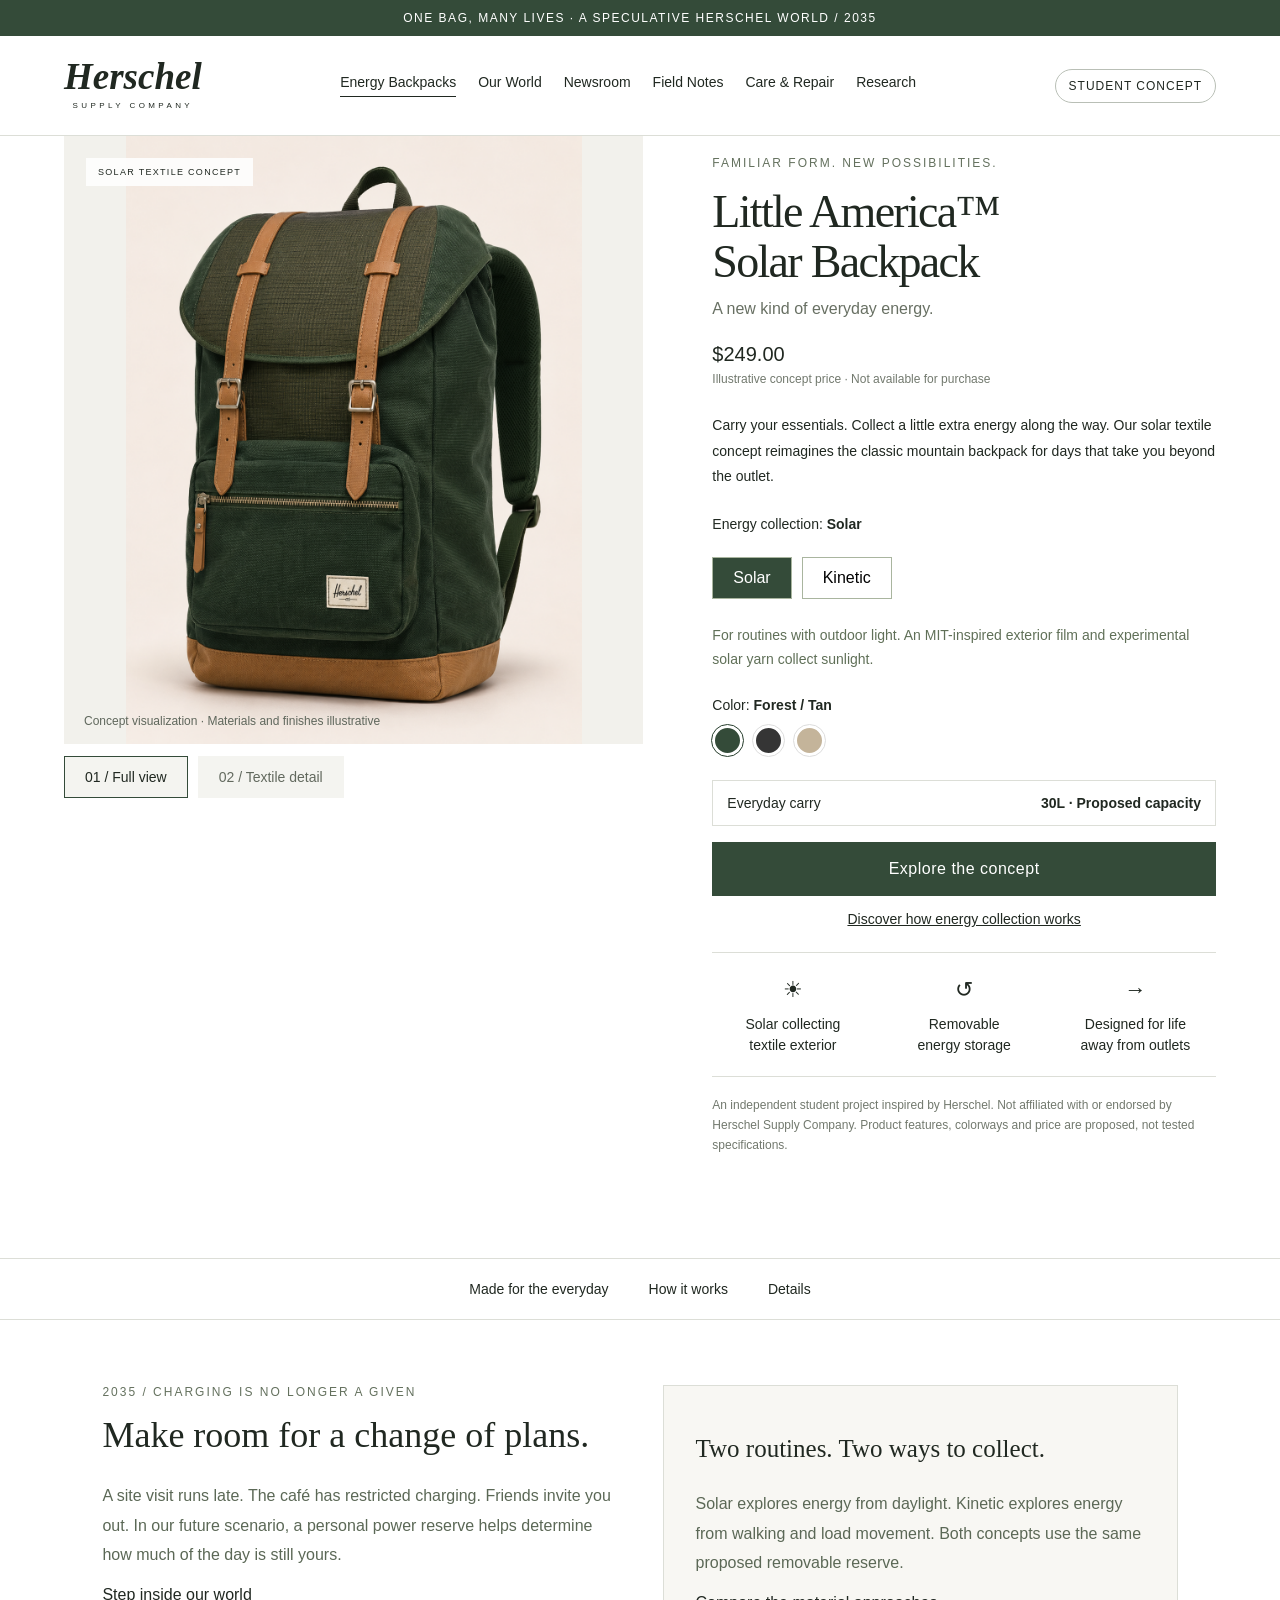
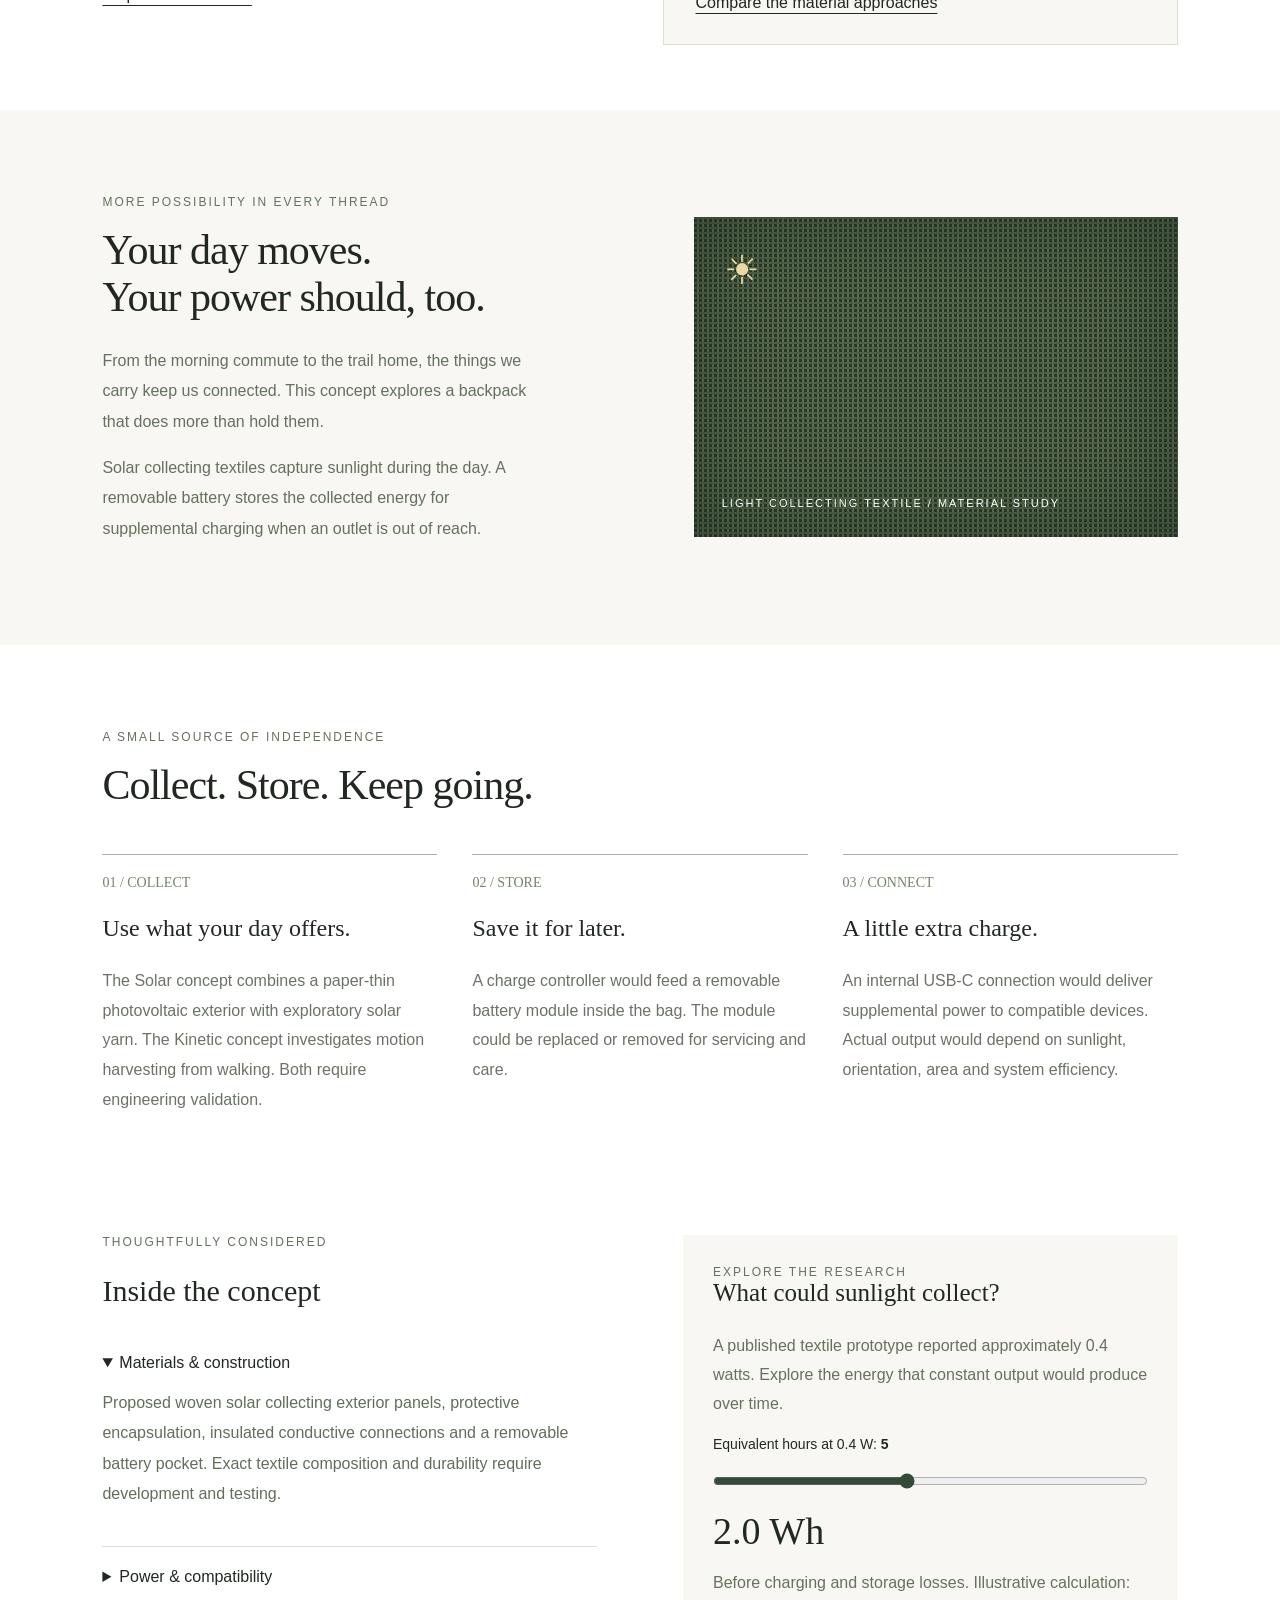
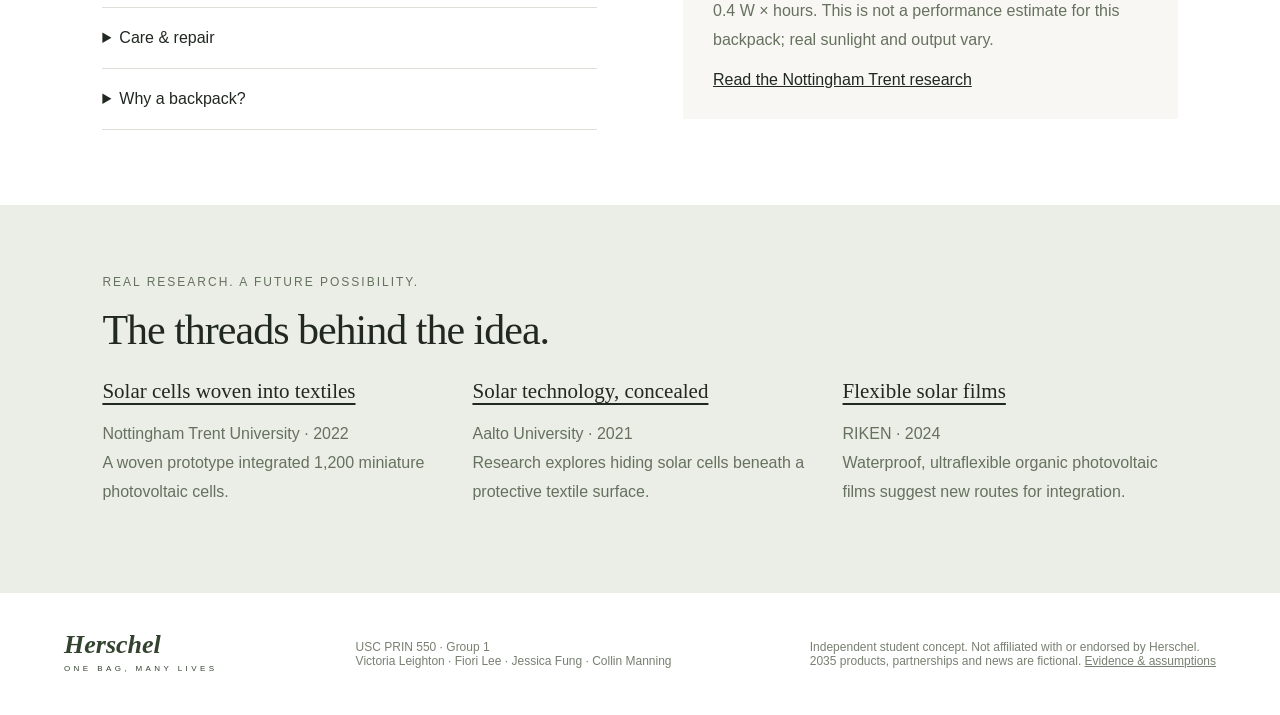
<file: index.html>
<!doctype html><html lang="en"><head><meta charset="utf-8"><meta name="viewport" content="width=device-width, initial-scale=1"><title>Energy Backpacks | One Bag, Many Lives</title><meta name="description" content="A student exploration of backpacks, portable energy and life in 2035."><link rel="stylesheet" href="assets/site.css"></head><body><div class="announcement">ONE BAG, MANY LIVES · A SPECULATIVE HERSCHEL WORLD / 2035</div><header class="header"><a class="logo" href="index.html">Herschel<span>SUPPLY COMPANY</span></a><nav class="nav" aria-label="Main navigation"><a href="index.html" aria-current="page">Energy Backpacks</a><a href="about.html">Our World</a><a href="press.html">Newsroom</a><a href="community.html">Field Notes</a><a href="care.html">Care & Repair</a><a href="research.html">Research</a></nav><span class="concept-pill">STUDENT CONCEPT</span></header><main><section class="product" id="product"><div class="gallery"><div class="photo"><img id="bag" src="assets/backpack.png" alt="Concept rendering of a forest green solar textile backpack with tan buckle straps"><span class="image-tag" id="image-tag">SOLAR TEXTILE CONCEPT</span><span class="image-caption">Concept visualization · Materials and finishes illustrative</span></div><div class="gallery-controls" aria-label="Product views"><button class="active" data-view="full">01 / Full view</button><button data-view="detail">02 / Textile detail</button></div></div><div class="product-info"><div class="eyebrow">Familiar form. New possibilities.</div><h1>Little America™<br><span id="product-type">Solar Backpack</span></h1><div class="subtitle">A new kind of everyday energy.</div><div class="price" id="product-price">$249.00</div><div class="small">Illustrative concept price · Not available for purchase</div><p class="intro" id="product-intro">Carry your essentials. Collect a little extra energy along the way. Our solar textile concept reimagines the classic mountain backpack for days that take you beyond the outlet.</p><div class="label">Energy collection: <strong id="type-name">Solar</strong></div><div class="type-buttons"><button class="active" data-type="solar" aria-pressed="true">Solar</button><button data-type="kinetic" aria-pressed="false">Kinetic</button></div><p class="type-note" id="type-note">For routines with outdoor light. An MIT-inspired exterior film and experimental solar yarn collect sunlight.</p><div class="label">Color: <strong id="color-name">Forest / Tan</strong></div><div class="swatches"><button class="swatch" data-color="forest" aria-label="Forest and tan" aria-pressed="true"></button><button class="swatch" data-color="black" aria-label="Black and tan" aria-pressed="false"></button><button class="swatch" data-color="sand" aria-label="Sand and tan" aria-pressed="false"></button></div><div class="size"><span>Everyday carry</span><strong>30L · Proposed capacity</strong></div><button class="cta" id="explore">Explore the concept</button><a class="inline-link" href="#technology">Discover how energy collection works</a><div class="benefits" id="product-benefits"><div><span>☀</span>Solar collecting<br>textile exterior</div><div><span>↺</span>Removable<br>energy storage</div><div><span>→</span>Designed for life<br>away from outlets</div></div><p class="note">An independent student project inspired by Herschel. Not affiliated with or endorsed by Herschel Supply Company. Product features, colorways and price are proposed, not tested specifications.</p></div></section>
<nav class="section-nav" aria-label="Page sections"><a href="#story">Made for the everyday</a><a href="#technology">How it works</a><a href="#details">Details</a></nav>
<section class="page-content"><div class="grid-two"><div><div class="eyebrow">2035 / charging is no longer a given</div><h2>Make room for a change of plans.</h2><p>A site visit runs late. The café has restricted charging. Friends invite you out. In our future scenario, a personal power reserve helps determine how much of the day is still yours.</p><a class="text-link" href="about.html">Step inside our world</a></div><div class="panel"><h3>Two routines. Two ways to collect.</h3><p>Solar explores energy from daylight. Kinetic explores energy from walking and load movement. Both concepts use the same proposed removable reserve.</p><a class="text-link" href="research.html">Compare the material approaches</a></div></div></section><section class="story" id="story"><div><div class="eyebrow">More possibility in every thread</div><h2>Your day moves.<br>Your power should, too.</h2><p>From the morning commute to the trail home, the things we carry keep us connected. This concept explores a backpack that does more than hold them.</p><p>Solar collecting textiles capture sunlight during the day. A removable battery stores the collected energy for supplemental charging when an outlet is out of reach.</p></div><div class="woven" role="img" aria-label="Illustrative close-up pattern of dark green woven solar textile"><span>LIGHT COLLECTING TEXTILE / MATERIAL STUDY</span></div></section>
<section class="technology" id="technology"><div class="eyebrow">A small source of independence</div><h2>Collect. Store. Keep going.</h2><div class="steps"><article><div class="step-number">01 / COLLECT</div><h3>Use what your day offers.</h3><p>The Solar concept combines a paper-thin photovoltaic exterior with exploratory solar yarn. The Kinetic concept investigates motion harvesting from walking. Both require engineering validation.</p></article><article><div class="step-number">02 / STORE</div><h3>Save it for later.</h3><p>A charge controller would feed a removable battery module inside the bag. The module could be replaced or removed for servicing and care.</p></article><article><div class="step-number">03 / CONNECT</div><h3>A little extra charge.</h3><p>An internal USB-C connection would deliver supplemental power to compatible devices. Actual output would depend on sunlight, orientation, area and system efficiency.</p></article></div></section>
<section class="specs" id="details"><div><div class="eyebrow">Thoughtfully considered</div><h2>Inside the concept</h2><details open><summary>Materials & construction</summary><p>Proposed woven solar collecting exterior panels, protective encapsulation, insulated conductive connections and a removable battery pocket. Exact textile composition and durability require development and testing.</p></details><details><summary>Power & compatibility</summary><p>Solar collection → charge controller → battery module → USB-C output. Battery capacity, charging rate, device compatibility and weather resistance have not been validated. This concept makes no full-phone-charge or laptop-charging promise.</p></details><details><summary>Care & repair</summary><p>Designed around removable electronics and serviceable components. Proposed care: remove the battery before cleaning. Final care instructions would require testing of the complete backpack.</p></details><details><summary>Why a backpack?</summary><p>A backpack already travels with your devices. This project explores integrating supplemental energy collection into an object people carry across work, travel and outdoor routines.</p></details></div><aside class="calculator"><div class="eyebrow">Explore the research</div><h3>What could sunlight collect?</h3><p>A published textile prototype reported approximately 0.4 watts. Explore the energy that constant output would produce over time.</p><label for="sun">Equivalent hours at 0.4 W: <strong id="hours">5</strong></label><input id="sun" type="range" min="1" max="10" value="5"><div class="energy"><span id="energy">2.0</span> Wh</div><p>Before charging and storage losses. Illustrative calculation: 0.4 W × hours. This is not a performance estimate for this backpack; real sunlight and output vary.</p><a href="https://www.ntu.ac.uk/about-us/news/news-articles/2022/10/clothing-embedded-with-1%2C200-tiny-solar-panels-illuminates-future-of-wearable-tech" target="_blank" rel="noopener">Read the Nottingham Trent research</a></aside></section>
<section class="research" id="research"><div class="eyebrow">Real research. A future possibility.</div><h2>The threads behind the idea.</h2><div class="research-grid"><article><a href="https://www.ntu.ac.uk/about-us/news/news-articles/2022/10/clothing-embedded-with-1%2C200-tiny-solar-panels-illuminates-future-of-wearable-tech" target="_blank" rel="noopener">Solar cells woven into textiles</a><p>Nottingham Trent University · 2022<br>A woven prototype integrated 1,200 miniature photovoltaic cells.</p></article><article><a href="https://www.aalto.fi/en/news/researchers-developed-invisible-machine-washable-solar-cell-technology-for-clothing" target="_blank" rel="noopener">Solar technology, concealed</a><p>Aalto University · 2021<br>Research explores hiding solar cells beneath a protective textile surface.</p></article><article><a href="https://www.riken.jp/en/news_pubs/research_news/pr/2024/20240201_4/index.html" target="_blank" rel="noopener">Flexible solar films</a><p>RIKEN · 2024<br>Waterproof, ultraflexible organic photovoltaic films suggest new routes for integration.</p></article></div></section></main><dialog><div class="eyebrow">Energy Carry / 2035</div><h2>A little extra independence.</h2><p>This student concept explores two energy collection approaches and a removable reserve. Performance, price and commercial availability are illustrative.</p><button class="cta" id="close-dialog">Keep exploring</button></dialog><footer class="footer"><div class="logo">Herschel<span>ONE BAG, MANY LIVES</span></div><p>USC PRIN 550 · Group 1<br>Victoria Leighton · Fiori Lee · Jessica Fung · Collin Manning</p><p>Independent student concept. Not affiliated with or endorsed by Herschel.<br>2035 products, partnerships and news are fictional. <a href="research.html">Evidence & assumptions</a></p></footer><script>const bag=document.querySelector('#bag');let color='forest';let view='full';function updateBag(){bag.className=(color==='forest'?'':color)+' '+(view==='detail'?'detail':'');bag.alt='Concept rendering of '+color+' solar textile backpack'+(view==='detail'?', enlarged textile view':' with tan buckle straps')}document.querySelectorAll('[data-color]').forEach(b=>b.addEventListener('click',()=>{color=b.dataset.color;document.querySelectorAll('[data-color]').forEach(x=>x.setAttribute('aria-pressed',String(x===b)));document.querySelector('#color-name').textContent={forest:'Forest / Tan',black:'Black / Tan',sand:'Sand / Tan'}[color];updateBag()}));document.querySelectorAll('[data-view]').forEach(b=>b.addEventListener('click',()=>{view=b.dataset.view;document.querySelectorAll('[data-view]').forEach(x=>x.classList.toggle('active',x===b));updateBag()}));document.querySelector('#sun').addEventListener('input',e=>{document.querySelector('#hours').textContent=e.target.value;document.querySelector('#energy').textContent=(e.target.value*.4).toFixed(1)});const dialog=document.querySelector('dialog');document.querySelector('#explore').onclick=()=>dialog.showModal();document.querySelector('#close-dialog').onclick=()=>dialog.close();dialog.addEventListener('click',e=>{if(e.target===dialog){const r=dialog.getBoundingClientRect();if(e.clientX<r.left||e.clientX>r.right||e.clientY<r.top||e.clientY>r.bottom)dialog.close()}});
const solarIntro=document.querySelector('#product-intro').textContent;document.querySelectorAll('[data-type]').forEach(b=>b.onclick=()=>{const kinetic=b.dataset.type==='kinetic';document.querySelectorAll('[data-type]').forEach(x=>{x.classList.toggle('active',x===b);x.setAttribute('aria-pressed',String(x===b))});document.querySelector('#type-name').textContent=kinetic?'Kinetic':'Solar';document.querySelector('#product-type').textContent=kinetic?'Kinetic Backpack':'Solar Backpack';document.querySelector('#product-price').textContent=kinetic?'$269.00':'$249.00';document.querySelector('#type-note').textContent=kinetic?'For walking commutes and moving weekends. Explores collecting energy from motion; practical output and comfort are not yet validated.':'For routines with outdoor light. An MIT-inspired exterior film and experimental solar yarn collect sunlight.';document.querySelector('#product-intro').textContent=kinetic?'Your routine has momentum. This motion harvesting concept explores turning some of it into supplemental energy, without depending on direct sunlight.':solarIntro;document.querySelector('#image-tag').textContent=kinetic?'KINETIC / SHARED FORM STUDY':'SOLAR TEXTILE CONCEPT';document.querySelector('#product-benefits').innerHTML=kinetic?'<div><span>↺</span>Motion harvesting<br>concept</div><div><span>↺</span>Removable<br>energy storage</div><div><span>+</span>Comfort first<br>development</div>':'<div><span>☀</span>Solar collecting<br>textile exterior</div><div><span>↺</span>Removable<br>energy storage</div><div><span>+</span>Supplemental<br>portable energy</div>';});
</script></body></html>
</file>
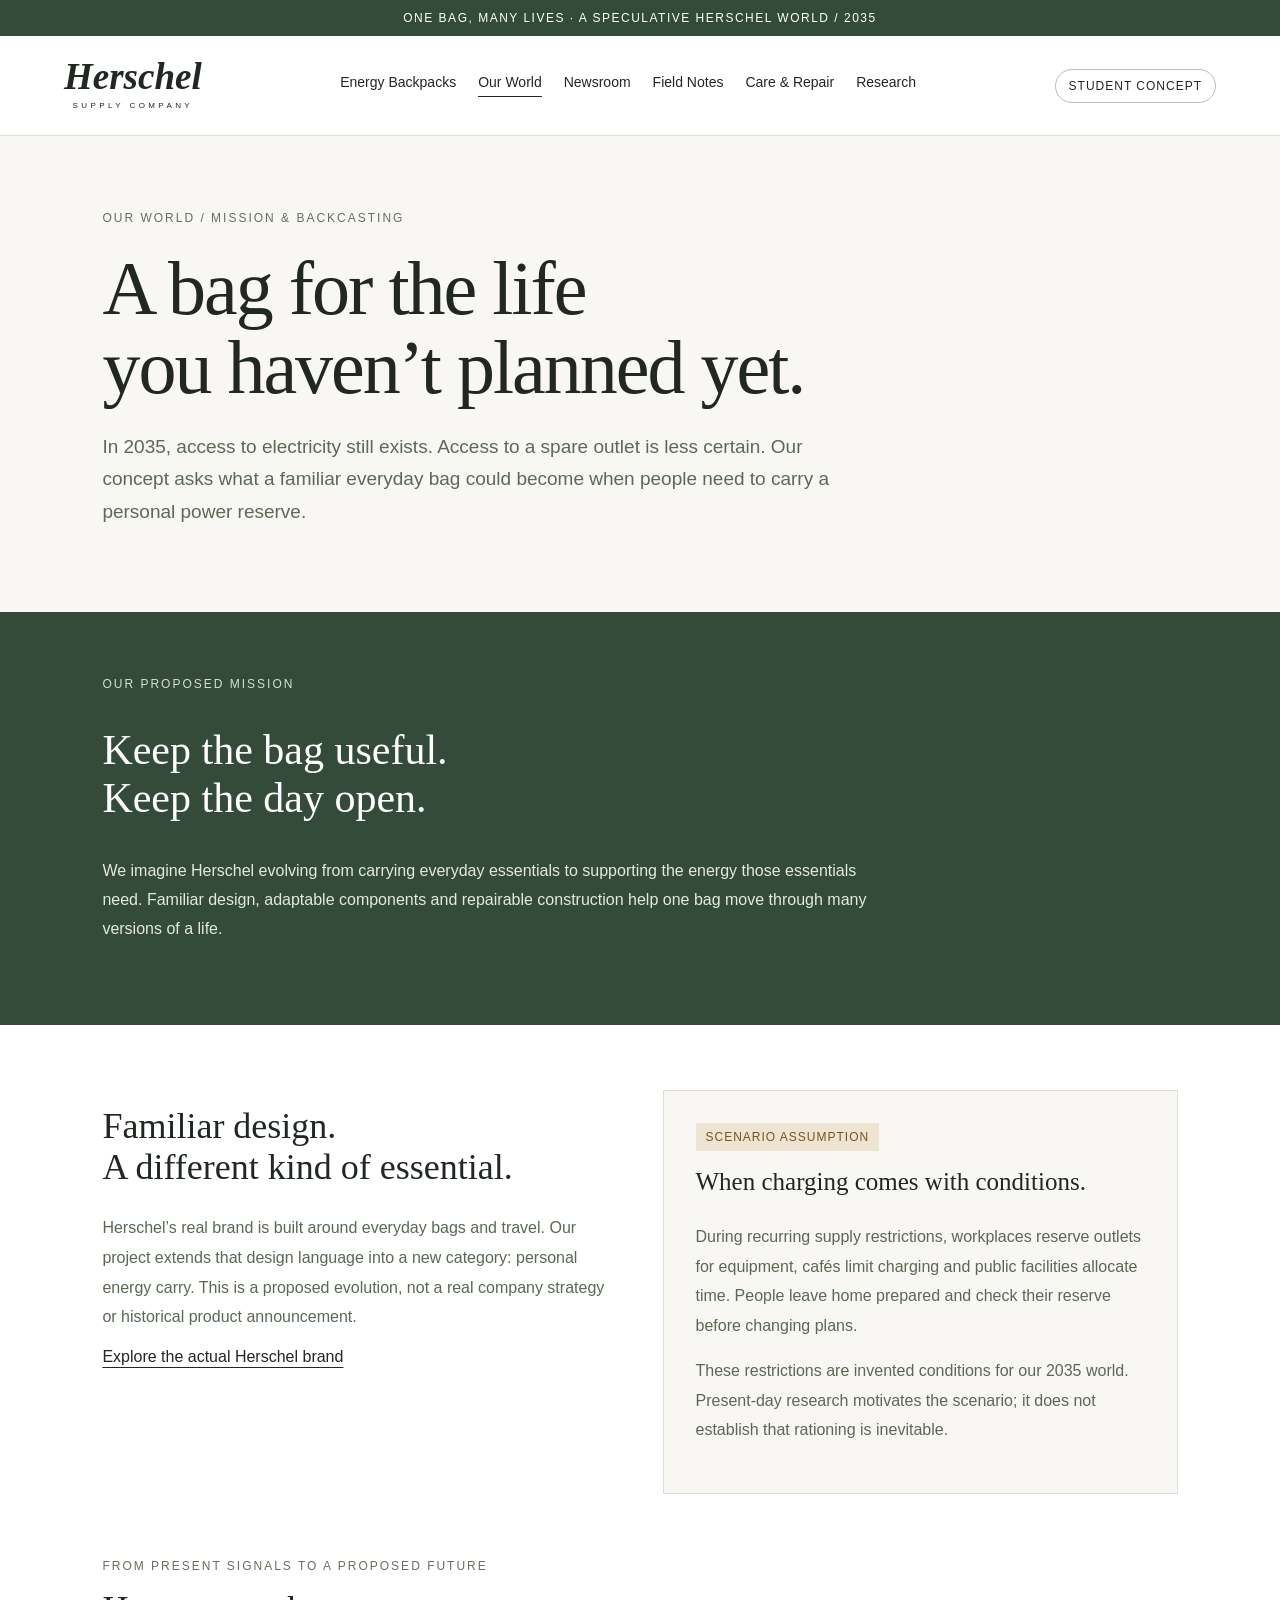
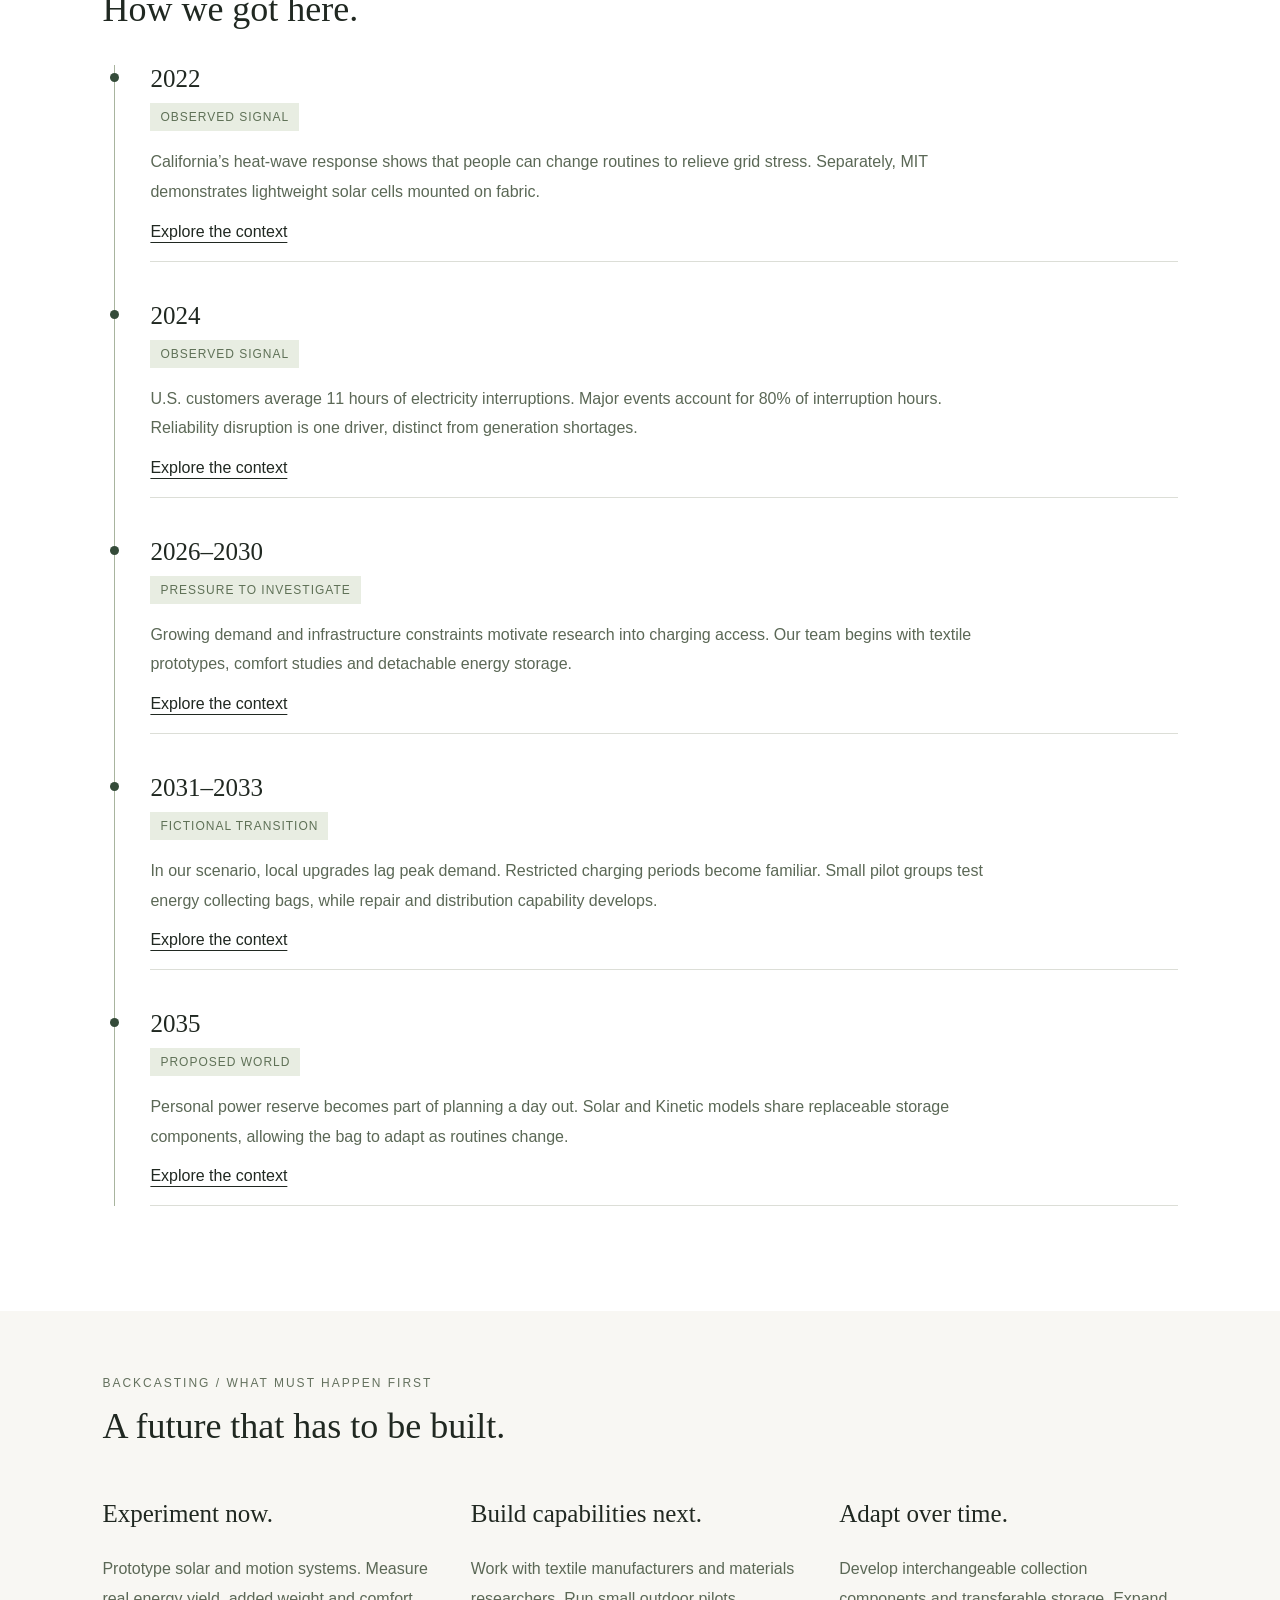
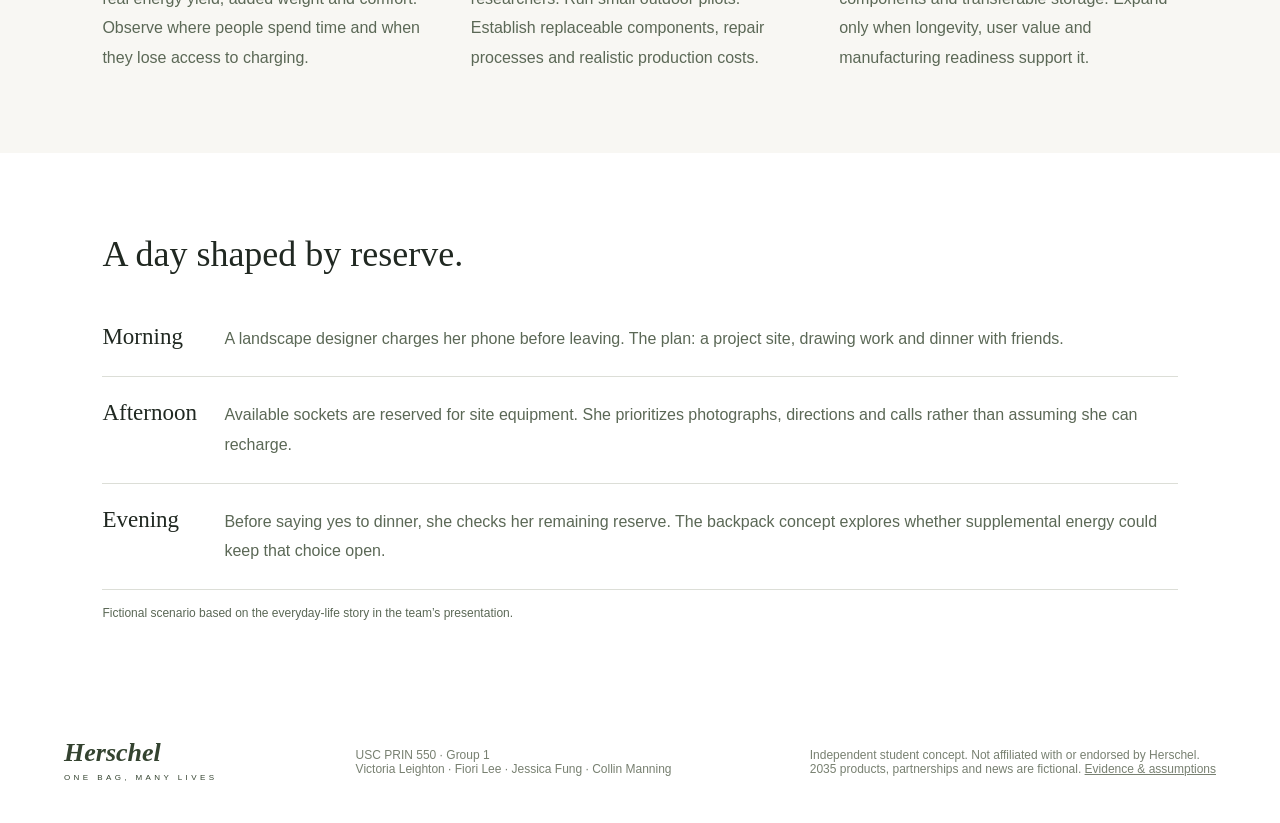
<file: about.html>
<!doctype html><html lang="en"><head><meta charset="utf-8"><meta name="viewport" content="width=device-width, initial-scale=1"><title>Our World & Mission | One Bag, Many Lives</title><meta name="description" content="A student exploration of backpacks, portable energy and life in 2035."><link rel="stylesheet" href="assets/site.css"></head><body><div class="announcement">ONE BAG, MANY LIVES · A SPECULATIVE HERSCHEL WORLD / 2035</div><header class="header"><a class="logo" href="index.html">Herschel<span>SUPPLY COMPANY</span></a><nav class="nav" aria-label="Main navigation"><a href="index.html">Energy Backpacks</a><a href="about.html" aria-current="page">Our World</a><a href="press.html">Newsroom</a><a href="community.html">Field Notes</a><a href="care.html">Care & Repair</a><a href="research.html">Research</a></nav><span class="concept-pill">STUDENT CONCEPT</span></header><main><section class="hero-page"><div class="eyebrow">Our world / Mission & backcasting</div><h1>A bag for the life<br>you haven’t planned yet.</h1><p class="lede">In 2035, access to electricity still exists. Access to a spare outlet is less certain. Our concept asks what a familiar everyday bag could become when people need to carry a personal power reserve.</p></section><section class="band"><div class="eyebrow" style="color:#d7dfce">OUR PROPOSED MISSION</div><h2>Keep the bag useful.<br>Keep the day open.</h2><p>We imagine Herschel evolving from carrying everyday essentials to supporting the energy those essentials need. Familiar design, adaptable components and repairable construction help one bag move through many versions of a life.</p></section><section class="page-content"><div class="grid-two"><div><h2>Familiar design.<br>A different kind of essential.</h2><p>Herschel’s real brand is built around everyday bags and travel. Our project extends that design language into a new category: personal energy carry. This is a proposed evolution, not a real company strategy or historical product announcement.</p><a class="text-link" href="https://herschel.com/pages/about-us" target="_blank" rel="noopener">Explore the actual Herschel brand</a></div><div class="panel"><span class="tag fiction">SCENARIO ASSUMPTION</span><h3>When charging comes with conditions.</h3><p>During recurring supply restrictions, workplaces reserve outlets for equipment, cafés limit charging and public facilities allocate time. People leave home prepared and check their reserve before changing plans.</p><p>These restrictions are invented conditions for our 2035 world. Present-day research motivates the scenario; it does not establish that rationing is inevitable.</p></div></div></section><section class="page-content" style="padding-top:0"><div class="eyebrow">From present signals to a proposed future</div><h2>How we got here.</h2><div class="timeline"><article class="event"><strong>2022</strong><span class="tag">Observed signal</span><p>California’s heat-wave response shows that people can change routines to relieve grid stress. Separately, MIT demonstrates lightweight solar cells mounted on fabric.</p><a class="text-link" href="research.html#world">Explore the context</a></article><article class="event"><strong>2024</strong><span class="tag">Observed signal</span><p>U.S. customers average 11 hours of electricity interruptions. Major events account for 80% of interruption hours. Reliability disruption is one driver, distinct from generation shortages.</p><a class="text-link" href="research.html#world">Explore the context</a></article><article class="event"><strong>2026–2030</strong><span class="tag">Pressure to investigate</span><p>Growing demand and infrastructure constraints motivate research into charging access. Our team begins with textile prototypes, comfort studies and detachable energy storage.</p><a class="text-link" href="research.html">Explore the context</a></article><article class="event"><strong>2031–2033</strong><span class="tag">Fictional transition</span><p>In our scenario, local upgrades lag peak demand. Restricted charging periods become familiar. Small pilot groups test energy collecting bags, while repair and distribution capability develops.</p><a class="text-link" href="press.html">Explore the context</a></article><article class="event"><strong>2035</strong><span class="tag">Proposed world</span><p>Personal power reserve becomes part of planning a day out. Solar and Kinetic models share replaceable storage components, allowing the bag to adapt as routines change.</p><a class="text-link" href="index.html">Explore the context</a></article></div></section><section class="page-content" style="background:var(--paper)"><div class="eyebrow">Backcasting / what must happen first</div><h2>A future that has to be built.</h2><div class="grid-three"><article><h3>Experiment now.</h3><p>Prototype solar and motion systems. Measure real energy yield, added weight and comfort. Observe where people spend time and when they lose access to charging.</p></article><article><h3>Build capabilities next.</h3><p>Work with textile manufacturers and materials researchers. Run small outdoor pilots. Establish replaceable components, repair processes and realistic production costs.</p></article><article><h3>Adapt over time.</h3><p>Develop interchangeable collection components and transferable storage. Expand only when longevity, user value and manufacturing readiness support it.</p></article></div></section><section class="page-content"><h2>A day shaped by reserve.</h2><div class="day"><strong>Morning</strong><p>A landscape designer charges her phone before leaving. The plan: a project site, drawing work and dinner with friends.</p></div><div class="day"><strong>Afternoon</strong><p>Available sockets are reserved for site equipment. She prioritizes photographs, directions and calls rather than assuming she can recharge.</p></div><div class="day"><strong>Evening</strong><p>Before saying yes to dinner, she checks her remaining reserve. The backpack concept explores whether supplemental energy could keep that choice open.</p></div><p class="small">Fictional scenario based on the everyday-life story in the team’s presentation.</p></section></main><footer class="footer"><div class="logo">Herschel<span>ONE BAG, MANY LIVES</span></div><p>USC PRIN 550 · Group 1<br>Victoria Leighton · Fiori Lee · Jessica Fung · Collin Manning</p><p>Independent student concept. Not affiliated with or endorsed by Herschel.<br>2035 products, partnerships and news are fictional. <a href="research.html">Evidence & assumptions</a></p></footer></body></html>
</file>
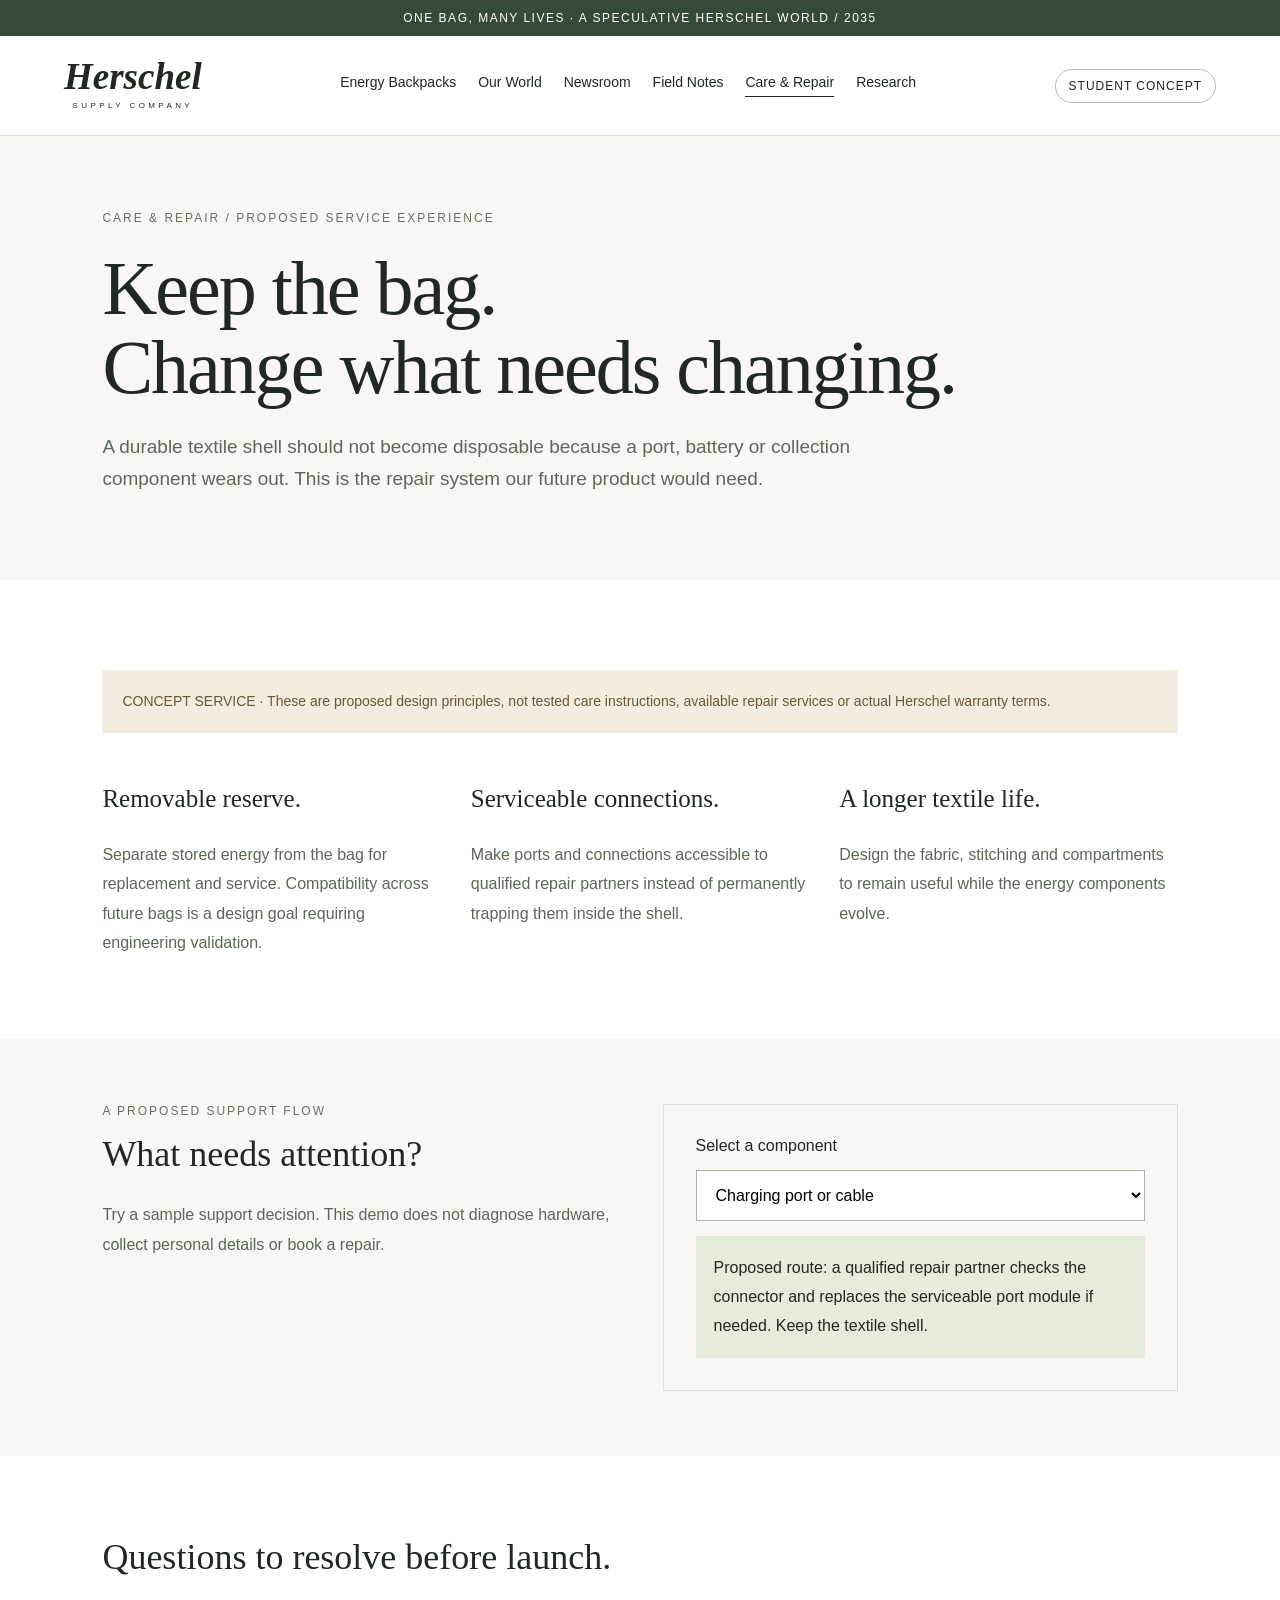
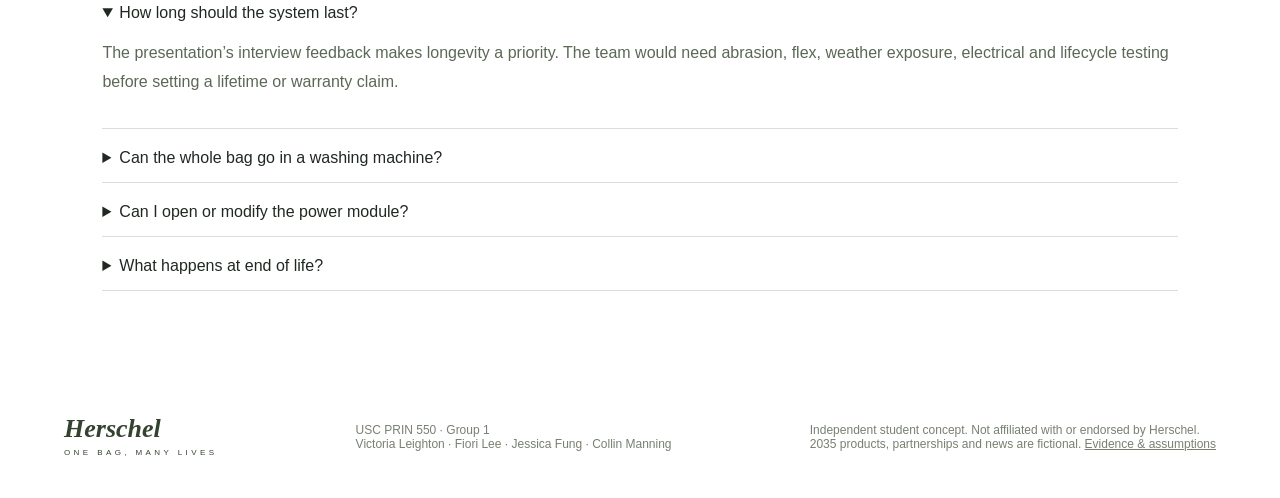
<file: care.html>
<!doctype html><html lang="en"><head><meta charset="utf-8"><meta name="viewport" content="width=device-width, initial-scale=1"><title>Care & Repair | One Bag, Many Lives</title><meta name="description" content="A student exploration of backpacks, portable energy and life in 2035."><link rel="stylesheet" href="assets/site.css"></head><body><div class="announcement">ONE BAG, MANY LIVES · A SPECULATIVE HERSCHEL WORLD / 2035</div><header class="header"><a class="logo" href="index.html">Herschel<span>SUPPLY COMPANY</span></a><nav class="nav" aria-label="Main navigation"><a href="index.html">Energy Backpacks</a><a href="about.html">Our World</a><a href="press.html">Newsroom</a><a href="community.html">Field Notes</a><a href="care.html" aria-current="page">Care & Repair</a><a href="research.html">Research</a></nav><span class="concept-pill">STUDENT CONCEPT</span></header><main><section class="hero-page"><div class="eyebrow">Care & repair / Proposed service experience</div><h1>Keep the bag.<br>Change what needs changing.</h1><p class="lede">A durable textile shell should not become disposable because a port, battery or collection component wears out. This is the repair system our future product would need.</p></section><section class="page-content"><div class="disclosure">CONCEPT SERVICE · These are proposed design principles, not tested care instructions, available repair services or actual Herschel warranty terms.</div><div class="grid-three"><article><h3>Removable reserve.</h3><p>Separate stored energy from the bag for replacement and service. Compatibility across future bags is a design goal requiring engineering validation.</p></article><article><h3>Serviceable connections.</h3><p>Make ports and connections accessible to qualified repair partners instead of permanently trapping them inside the shell.</p></article><article><h3>A longer textile life.</h3><p>Design the fabric, stitching and compartments to remain useful while the energy components evolve.</p></article></div></section><section class="page-content" style="background:var(--paper)"><div class="grid-two"><div><div class="eyebrow">A proposed support flow</div><h2>What needs attention?</h2><p>Try a sample support decision. This demo does not diagnose hardware, collect personal details or book a repair.</p></div><div class="panel repair-form"><label for="repair-choice">Select a component</label><select id="repair-choice"><option value="port">Charging port or cable</option><option value="battery">Reserve battery module</option><option value="fabric">Textile or stitching</option><option value="solar">Solar collection layer</option></select><div class="repair-result" id="repair-result" aria-live="polite">Proposed route: a qualified repair partner checks the connector and replaces the serviceable port module if needed. Keep the textile shell.</div></div></div></section><section class="page-content"><h2>Questions to resolve before launch.</h2><details open><summary>How long should the system last?</summary><p>The presentation’s interview feedback makes longevity a priority. The team would need abrasion, flex, weather exposure, electrical and lifecycle testing before setting a lifetime or warranty claim.</p></details><details><summary>Can the whole bag go in a washing machine?</summary><p>Not established. A washable laboratory textile does not make the complete backpack machine washable. Final care requirements depend on all layers, wiring, electronics and seals.</p></details><details><summary>Can I open or modify the power module?</summary><p>The concept favors professionally serviceable modules, rather than asking users to alter battery cells or electrical protection systems. Community customization can focus on non-electrical storage and organization.</p></details><details><summary>What happens at end of life?</summary><p>The proposed system separates textile repair, electronic component recovery and battery recycling. Actual collection partners, logistics and costs remain development questions.</p></details></section></main><footer class="footer"><div class="logo">Herschel<span>ONE BAG, MANY LIVES</span></div><p>USC PRIN 550 · Group 1<br>Victoria Leighton · Fiori Lee · Jessica Fung · Collin Manning</p><p>Independent student concept. Not affiliated with or endorsed by Herschel.<br>2035 products, partnerships and news are fictional. <a href="research.html">Evidence & assumptions</a></p></footer><script>const routes={port:'Proposed route: a qualified repair partner checks the connector and replaces the serviceable port module if needed. Keep the textile shell.',battery:'Proposed route: have the removable reserve assessed by a qualified service partner. An approved replacement and appropriate battery recycling would be required.',fabric:'Proposed route: a bag repair workshop assesses stitching, straps or non-electrical fabric. Preserve energy components during the repair.',solar:'Proposed route: a specialist assesses the collection layer and its connections. A replacement panel is a design goal, not an available part.'};document.querySelector('#repair-choice').onchange=e=>document.querySelector('#repair-result').textContent=routes[e.target.value];</script></body></html>
</file>
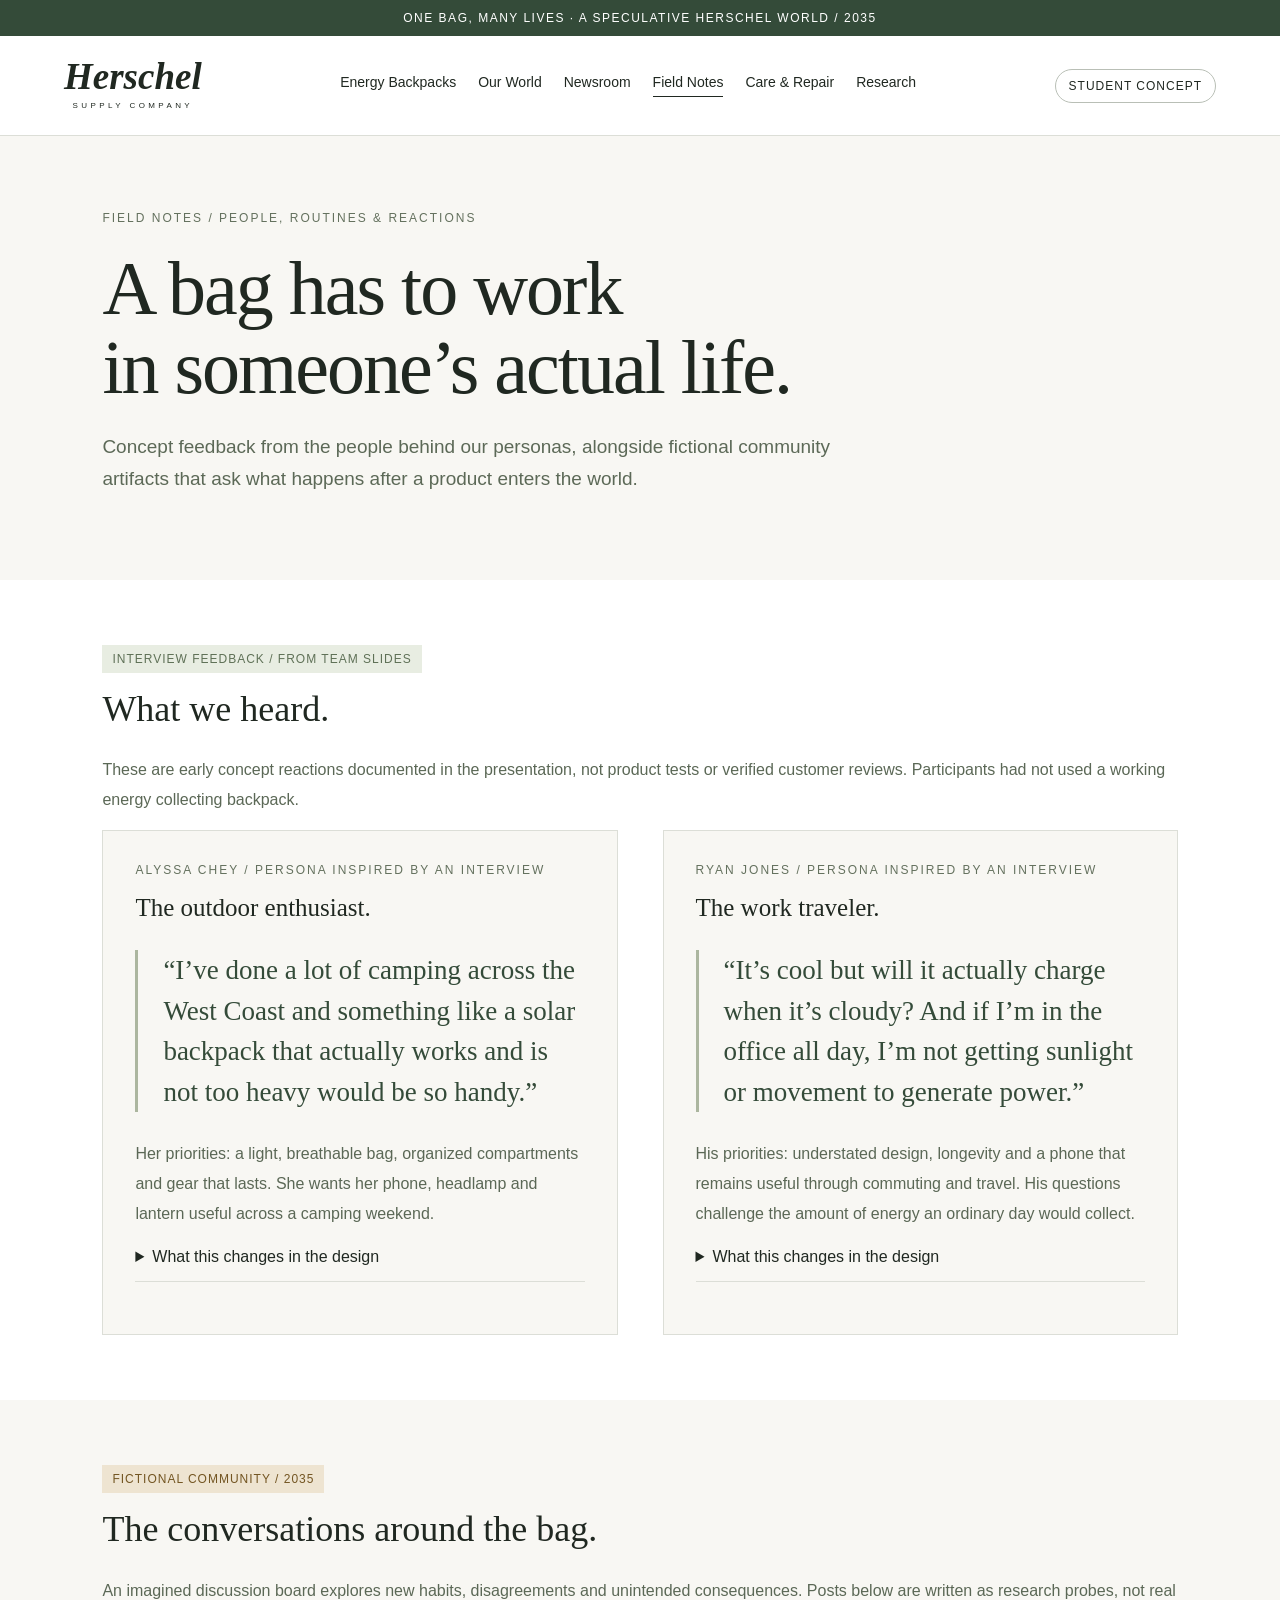
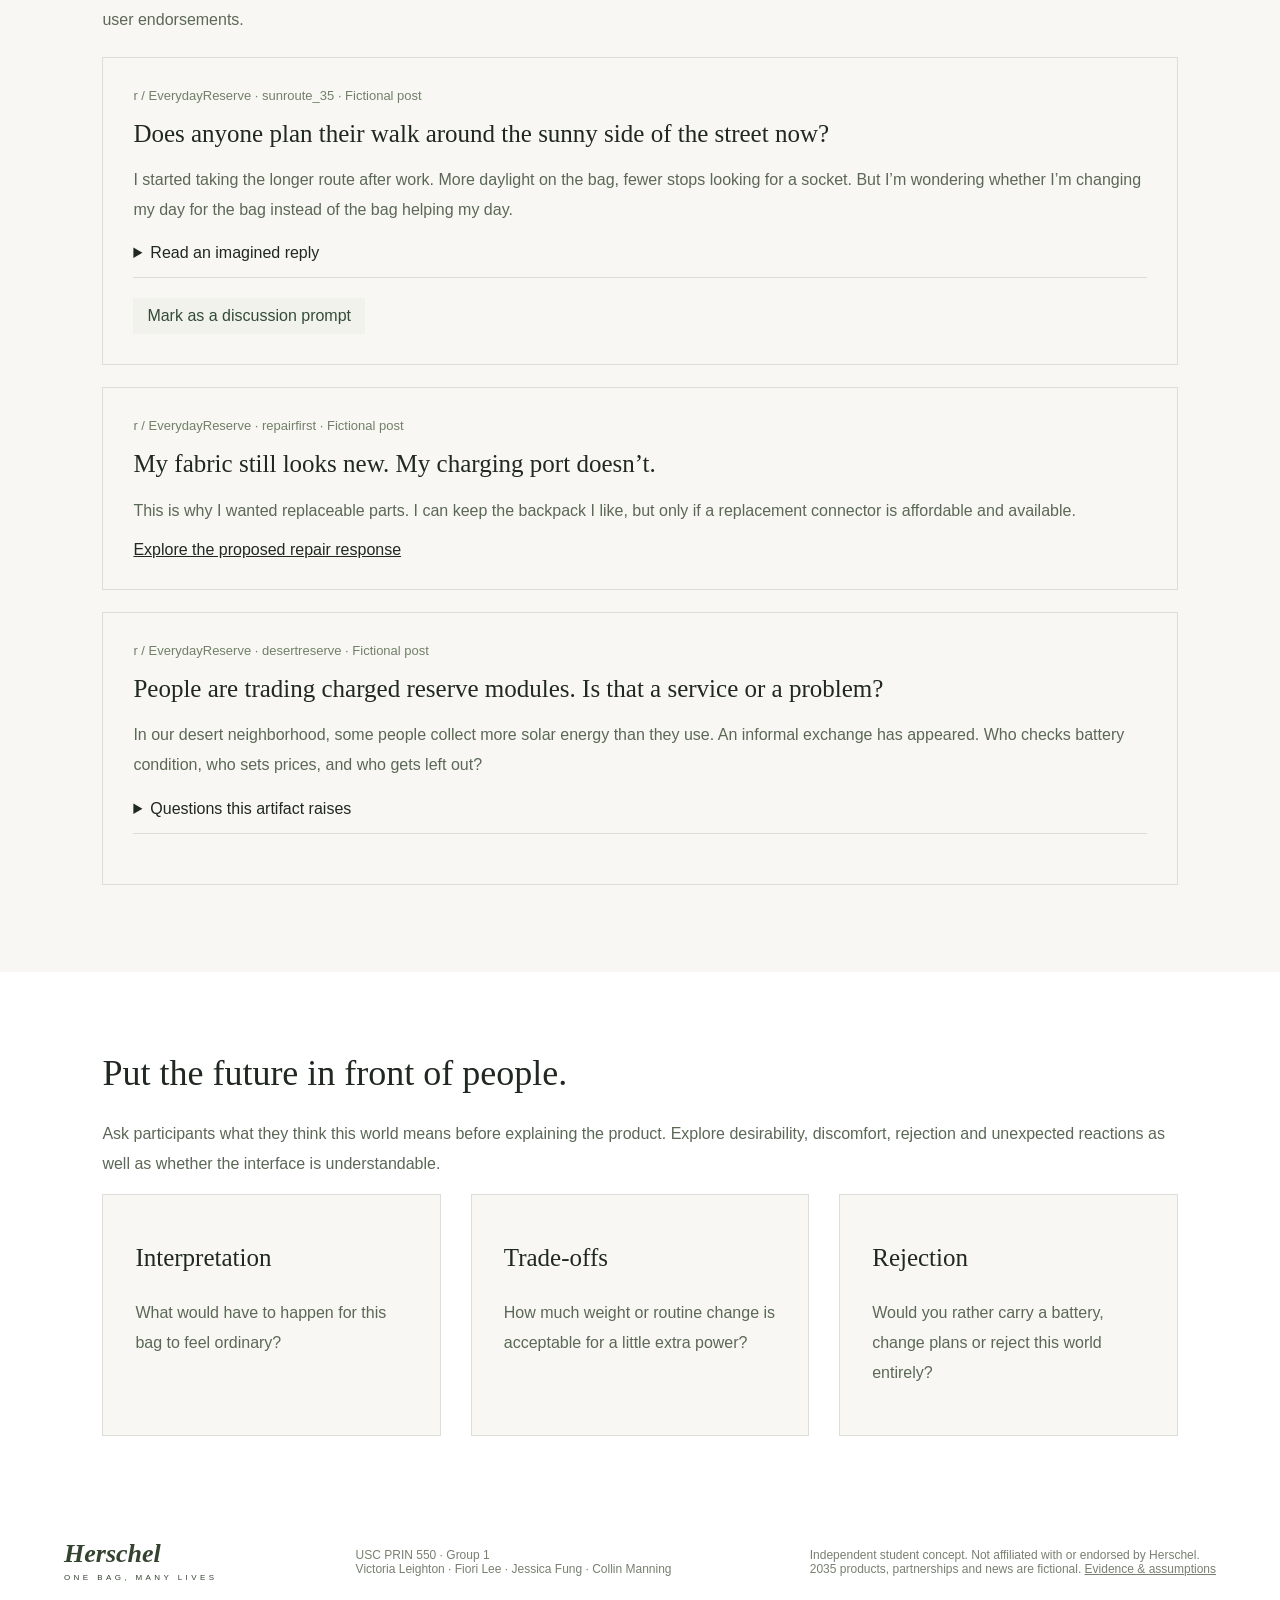
<file: community.html>
<!doctype html><html lang="en"><head><meta charset="utf-8"><meta name="viewport" content="width=device-width, initial-scale=1"><title>Field Notes | One Bag, Many Lives</title><meta name="description" content="A student exploration of backpacks, portable energy and life in 2035."><link rel="stylesheet" href="assets/site.css"></head><body><div class="announcement">ONE BAG, MANY LIVES · A SPECULATIVE HERSCHEL WORLD / 2035</div><header class="header"><a class="logo" href="index.html">Herschel<span>SUPPLY COMPANY</span></a><nav class="nav" aria-label="Main navigation"><a href="index.html">Energy Backpacks</a><a href="about.html">Our World</a><a href="press.html">Newsroom</a><a href="community.html" aria-current="page">Field Notes</a><a href="care.html">Care & Repair</a><a href="research.html">Research</a></nav><span class="concept-pill">STUDENT CONCEPT</span></header><main><section class="hero-page"><div class="eyebrow">Field notes / People, routines & reactions</div><h1>A bag has to work<br>in someone’s actual life.</h1><p class="lede">Concept feedback from the people behind our personas, alongside fictional community artifacts that ask what happens after a product enters the world.</p></section><section class="page-content"><span class="tag">INTERVIEW FEEDBACK / FROM TEAM SLIDES</span><h2>What we heard.</h2><p>These are early concept reactions documented in the presentation, not product tests or verified customer reviews. Participants had not used a working energy collecting backpack.</p><div class="grid-two"><article class="panel"><div class="eyebrow">Alyssa Chey / Persona inspired by an interview</div><h3>The outdoor enthusiast.</h3><p class="quote">“I’ve done a lot of camping across the West Coast and something like a solar backpack that actually works and is not too heavy would be so handy.”</p><p>Her priorities: a light, breathable bag, organized compartments and gear that lasts. She wants her phone, headlamp and lantern useful across a camping weekend.</p><details><summary>What this changes in the design</summary><p>Measure the complete system’s weight against the backup batteries it could realistically supplement. Make ports replaceable and keep the bag aesthetically familiar. Do not assume solar collection eliminates spare batteries.</p></details></article><article class="panel"><div class="eyebrow">Ryan Jones / Persona inspired by an interview</div><h3>The work traveler.</h3><p class="quote">“It’s cool but will it actually charge when it’s cloudy? And if I’m in the office all day, I’m not getting sunlight or movement to generate power.”</p><p>His priorities: understated design, longevity and a phone that remains useful through commuting and travel. His questions challenge the amount of energy an ordinary day would collect.</p><details><summary>What this changes in the design</summary><p>Offer different collection approaches without promising equal output. Explain shade and indoor limitations, test comfort with a laptop and show energy yield rather than vague charging claims.</p></details></article></div></section><section class="page-content" style="background:var(--paper)"><span class="tag fiction">FICTIONAL COMMUNITY / 2035</span><h2>The conversations around the bag.</h2><p>An imagined discussion board explores new habits, disagreements and unintended consequences. Posts below are written as research probes, not real user endorsements.</p><article class="community-post"><div class="meta">r / EverydayReserve · sunroute_35 · Fictional post</div><h3>Does anyone plan their walk around the sunny side of the street now?</h3><p>I started taking the longer route after work. More daylight on the bag, fewer stops looking for a socket. But I’m wondering whether I’m changing my day for the bag instead of the bag helping my day.</p><details><summary>Read an imagined reply</summary><p>“Same question here. I’d rather know the actual energy difference before adding twenty minutes to my commute.”</p></details><button class="votes" aria-pressed="false">Mark as a discussion prompt</button></article><article class="community-post"><div class="meta">r / EverydayReserve · repairfirst · Fictional post</div><h3>My fabric still looks new. My charging port doesn’t.</h3><p>This is why I wanted replaceable parts. I can keep the backpack I like, but only if a replacement connector is affordable and available.</p><a href="care.html">Explore the proposed repair response</a></article><article class="community-post"><div class="meta">r / EverydayReserve · desertreserve · Fictional post</div><h3>People are trading charged reserve modules. Is that a service or a problem?</h3><p>In our desert neighborhood, some people collect more solar energy than they use. An informal exchange has appeared. Who checks battery condition, who sets prices, and who gets left out?</p><details><summary>Questions this artifact raises</summary><p>Could portable energy become a small commodity? Could unsafe or counterfeit modules circulate? Would sharing improve access, or create another cost for people already facing energy insecurity?</p></details></article></section><section class="page-content"><h2>Put the future in front of people.</h2><p>Ask participants what they think this world means before explaining the product. Explore desirability, discomfort, rejection and unexpected reactions as well as whether the interface is understandable.</p><div class="grid-three"><div class="panel"><h3>Interpretation</h3><p>What would have to happen for this bag to feel ordinary?</p></div><div class="panel"><h3>Trade-offs</h3><p>How much weight or routine change is acceptable for a little extra power?</p></div><div class="panel"><h3>Rejection</h3><p>Would you rather carry a battery, change plans or reject this world entirely?</p></div></div></section></main><footer class="footer"><div class="logo">Herschel<span>ONE BAG, MANY LIVES</span></div><p>USC PRIN 550 · Group 1<br>Victoria Leighton · Fiori Lee · Jessica Fung · Collin Manning</p><p>Independent student concept. Not affiliated with or endorsed by Herschel.<br>2035 products, partnerships and news are fictional. <a href="research.html">Evidence & assumptions</a></p></footer><script>document.querySelectorAll('.votes').forEach(b=>b.onclick=()=>{const selected=b.getAttribute('aria-pressed')==='true';b.setAttribute('aria-pressed',String(!selected));b.textContent=selected?'Mark as a discussion prompt':'Marked for discussion';});</script></body></html>
</file>
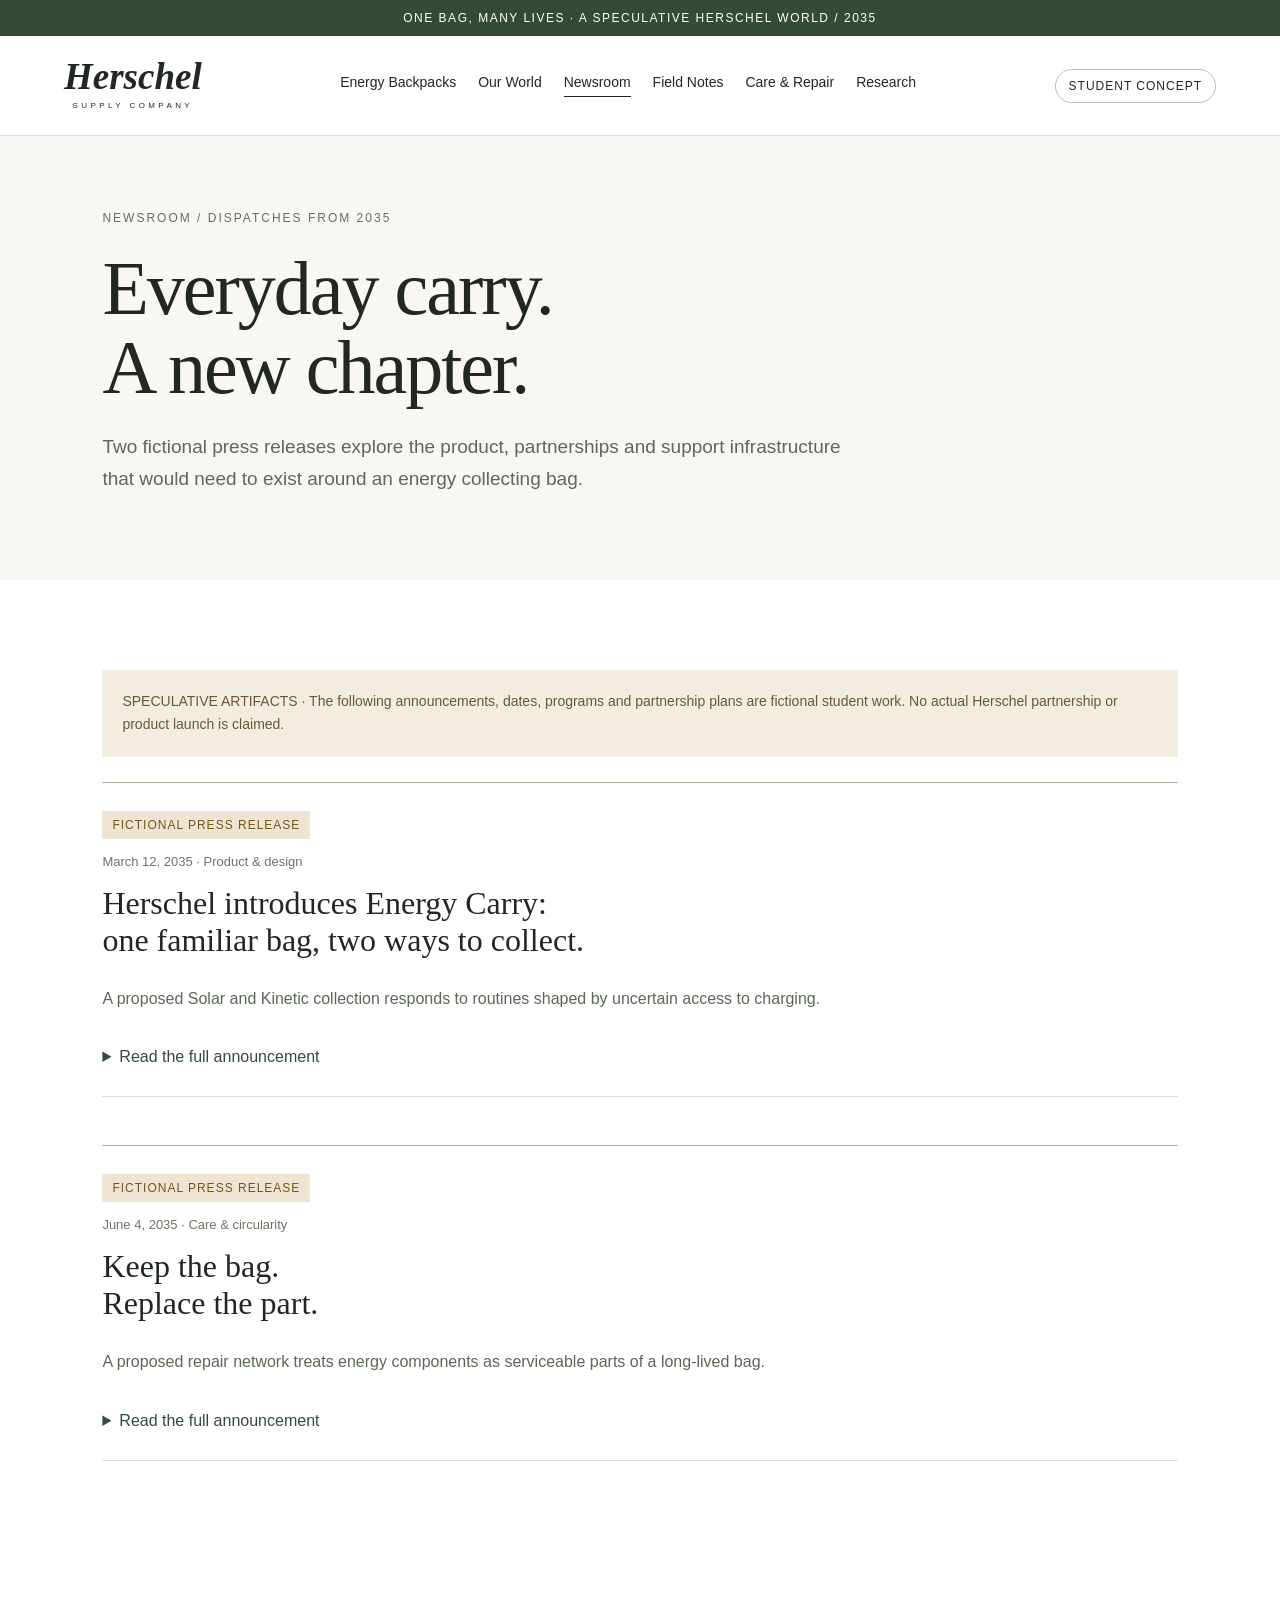
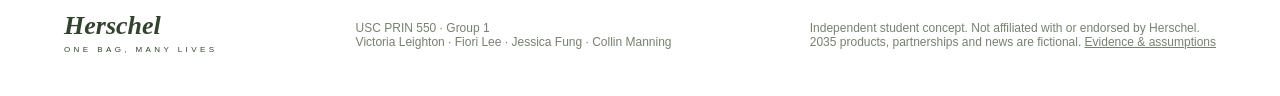
<file: press.html>
<!doctype html><html lang="en"><head><meta charset="utf-8"><meta name="viewport" content="width=device-width, initial-scale=1"><title>Newsroom | One Bag, Many Lives</title><meta name="description" content="A student exploration of backpacks, portable energy and life in 2035."><link rel="stylesheet" href="assets/site.css"></head><body><div class="announcement">ONE BAG, MANY LIVES · A SPECULATIVE HERSCHEL WORLD / 2035</div><header class="header"><a class="logo" href="index.html">Herschel<span>SUPPLY COMPANY</span></a><nav class="nav" aria-label="Main navigation"><a href="index.html">Energy Backpacks</a><a href="about.html">Our World</a><a href="press.html" aria-current="page">Newsroom</a><a href="community.html">Field Notes</a><a href="care.html">Care & Repair</a><a href="research.html">Research</a></nav><span class="concept-pill">STUDENT CONCEPT</span></header><main><section class="hero-page"><div class="eyebrow">Newsroom / Dispatches from 2035</div><h1>Everyday carry.<br>A new chapter.</h1><p class="lede">Two fictional press releases explore the product, partnerships and support infrastructure that would need to exist around an energy collecting bag.</p></section><section class="page-content"><div class="disclosure">SPECULATIVE ARTIFACTS · The following announcements, dates, programs and partnership plans are fictional student work. No actual Herschel partnership or product launch is claimed.</div><article class="press-card"><span class="tag fiction">FICTIONAL PRESS RELEASE</span><div class="date">March 12, 2035 · Product & design</div><h2>Herschel introduces Energy Carry:<br>one familiar bag, two ways to collect.</h2><p>A proposed Solar and Kinetic collection responds to routines shaped by uncertain access to charging.</p><details><summary>Read the full announcement</summary><div class="article-body"><p>VANCOUVER — In this imagined 2035 announcement, Herschel introduces Energy Carry, a collection built around a simple idea: a day should have room to change. The Solar model explores collecting daylight through exterior photovoltaic materials. The Kinetic model explores collecting energy from walking and load movement.</p><p>Both models are designed around a shared removable reserve module. The aim is to let people move stored energy between compatible bags and replace electronics without discarding the textile shell.</p><h3>A material research partnership, imagined.</h3><p>The proposed program would bring together a technical textile manufacturer, a photovoltaic integration laboratory and independent field-test partners. No organizations are named as confirmed partners. Published MIT and Nottingham Trent studies inform the material direction; they are not commercial endorsements.</p><h3>Measured before promised.</h3><p>Pilot testing would evaluate energy collected per day, exposure to shade, carrying comfort, abrasion and repair. The collection would be positioned as supplemental energy rather than unlimited power or a substitute for dependable infrastructure.</p><a href="research.html">See the actual research behind the concept</a></div></details></article><article class="press-card"><span class="tag fiction">FICTIONAL PRESS RELEASE</span><div class="date">June 4, 2035 · Care & circularity</div><h2>Keep the bag.<br>Replace the part.</h2><p>A proposed repair network treats energy components as serviceable parts of a long-lived bag.</p><details><summary>Read the full announcement</summary><div class="article-body"><p>VANCOUVER — In this fictional follow-up, Herschel outlines Reserve Care, a proposed support program for its Energy Carry collection. The program separates the life of the bag from the life of its power components.</p><p>The imagined network would connect bag repair workshops, trained electronics technicians and battery collection partners. Customers could have damaged ports diagnosed, replace worn collection panels and retire battery modules through an appropriate recovery route.</p><h3>Shared components, fewer complete replacements.</h3><p>A compatible reserve module could move from an outdoor backpack to a work bag as routines change. Design and manufacturing teams would need to validate connectors, electrical protections and environmental sealing before that promise could become real.</p><p>The program would also publish care guidance and distinguish cosmetic wear from faults requiring professional service. These services are proposed artifacts, not available offers or warranty terms.</p><a href="care.html">Explore the proposed care experience</a></div></details></article></section></main><footer class="footer"><div class="logo">Herschel<span>ONE BAG, MANY LIVES</span></div><p>USC PRIN 550 · Group 1<br>Victoria Leighton · Fiori Lee · Jessica Fung · Collin Manning</p><p>Independent student concept. Not affiliated with or endorsed by Herschel.<br>2035 products, partnerships and news are fictional. <a href="research.html">Evidence & assumptions</a></p></footer></body></html>
</file>
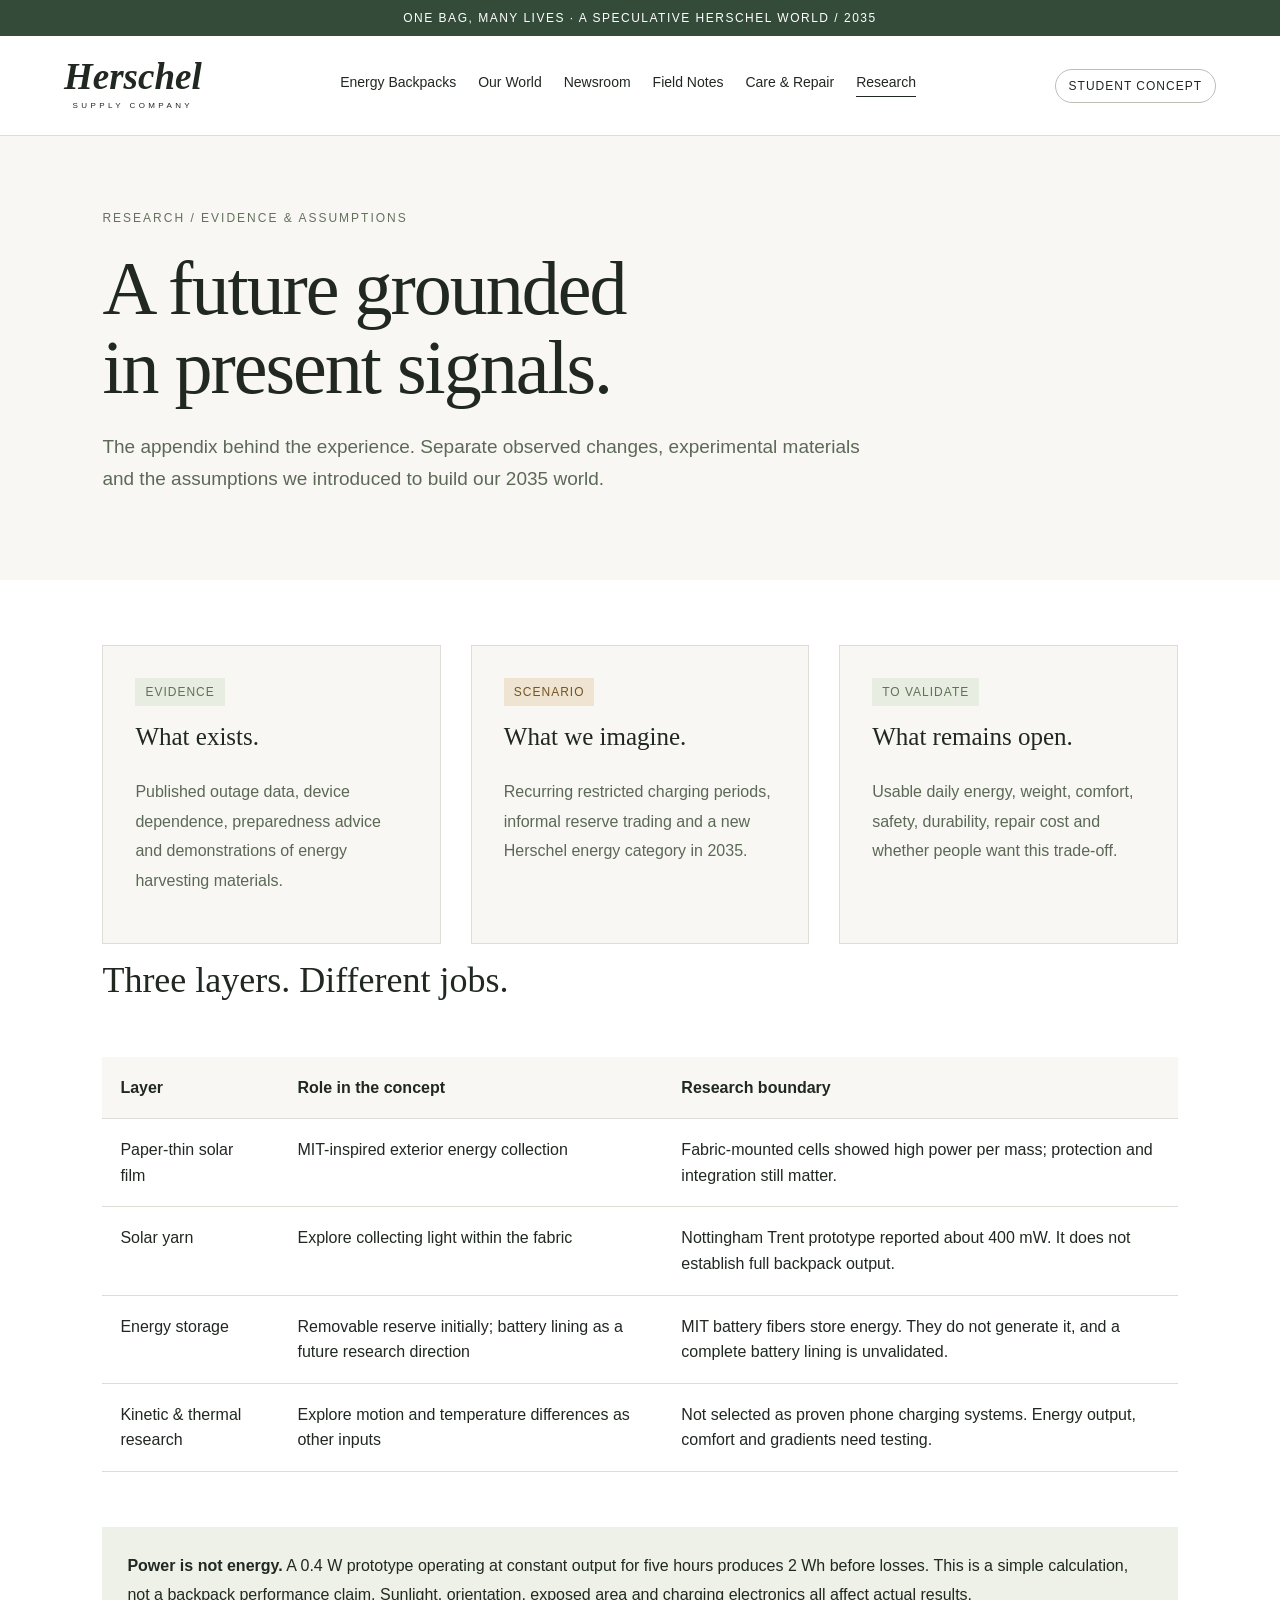
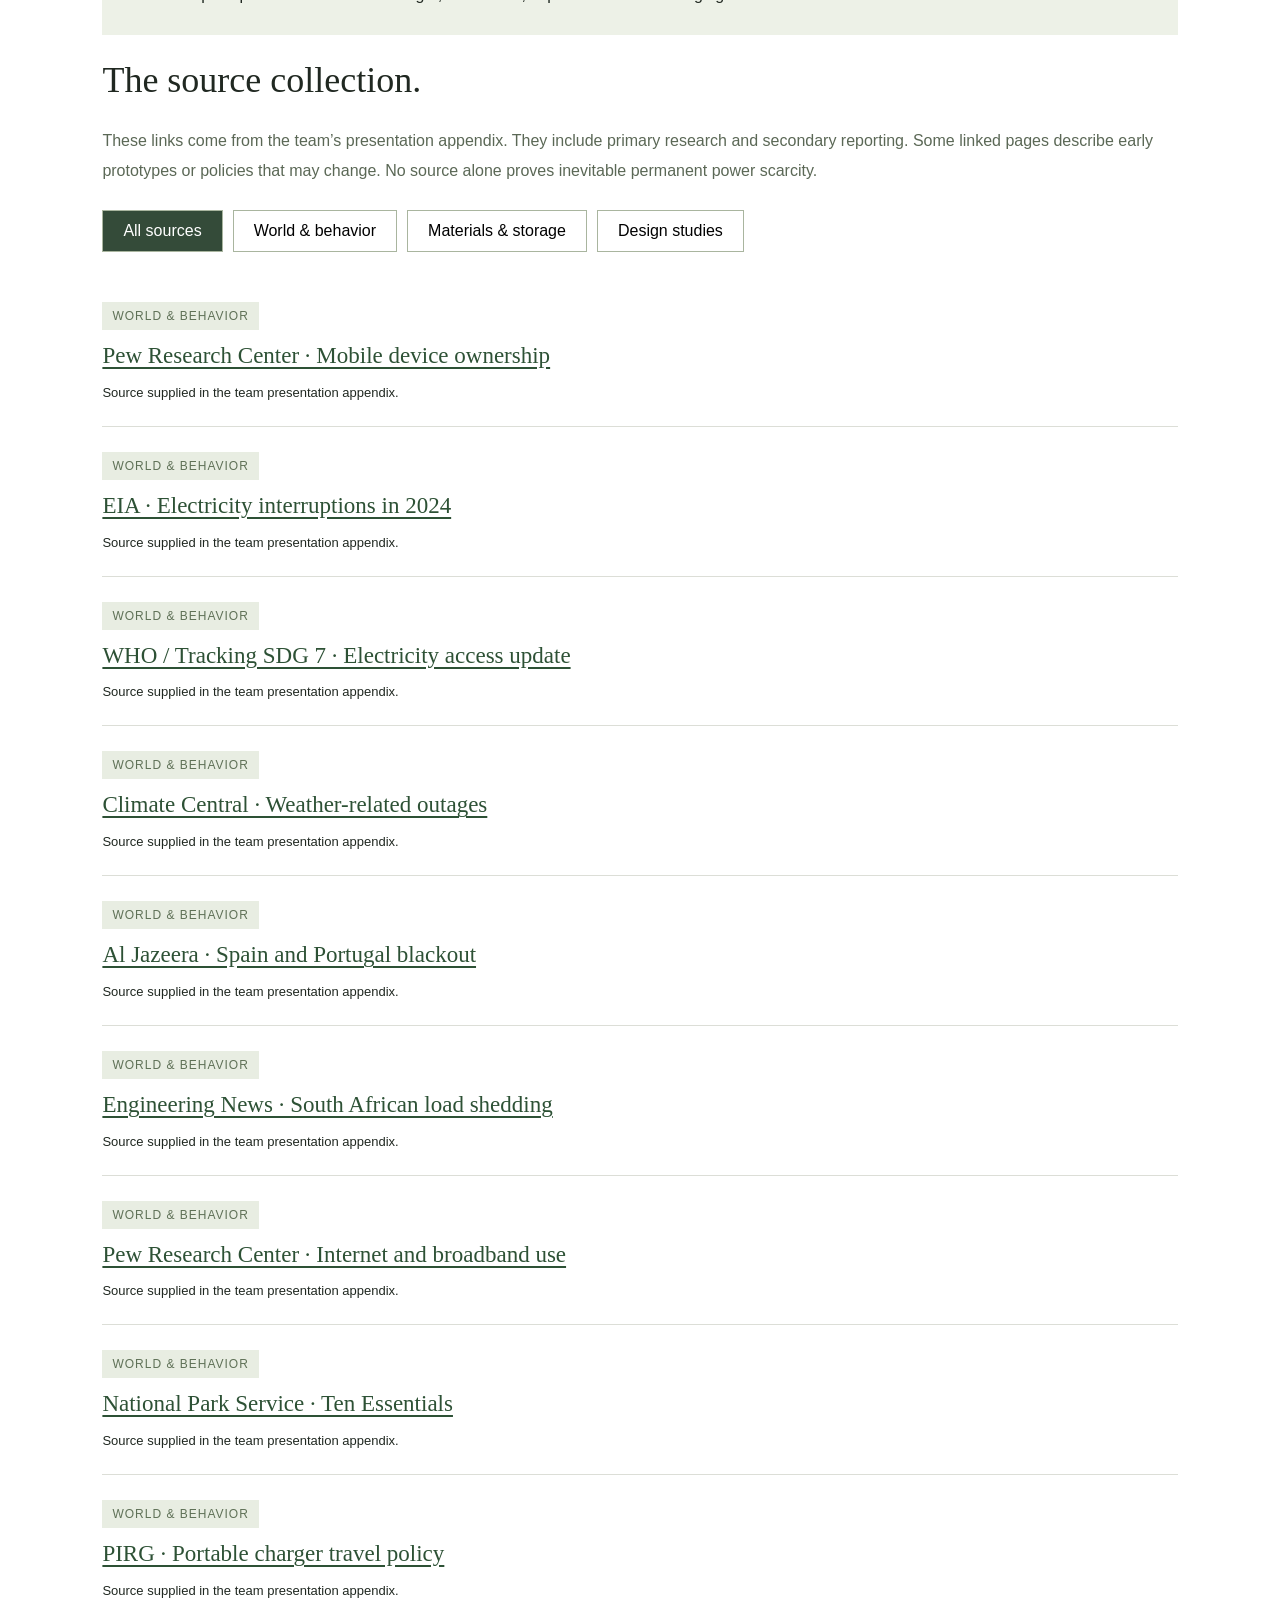
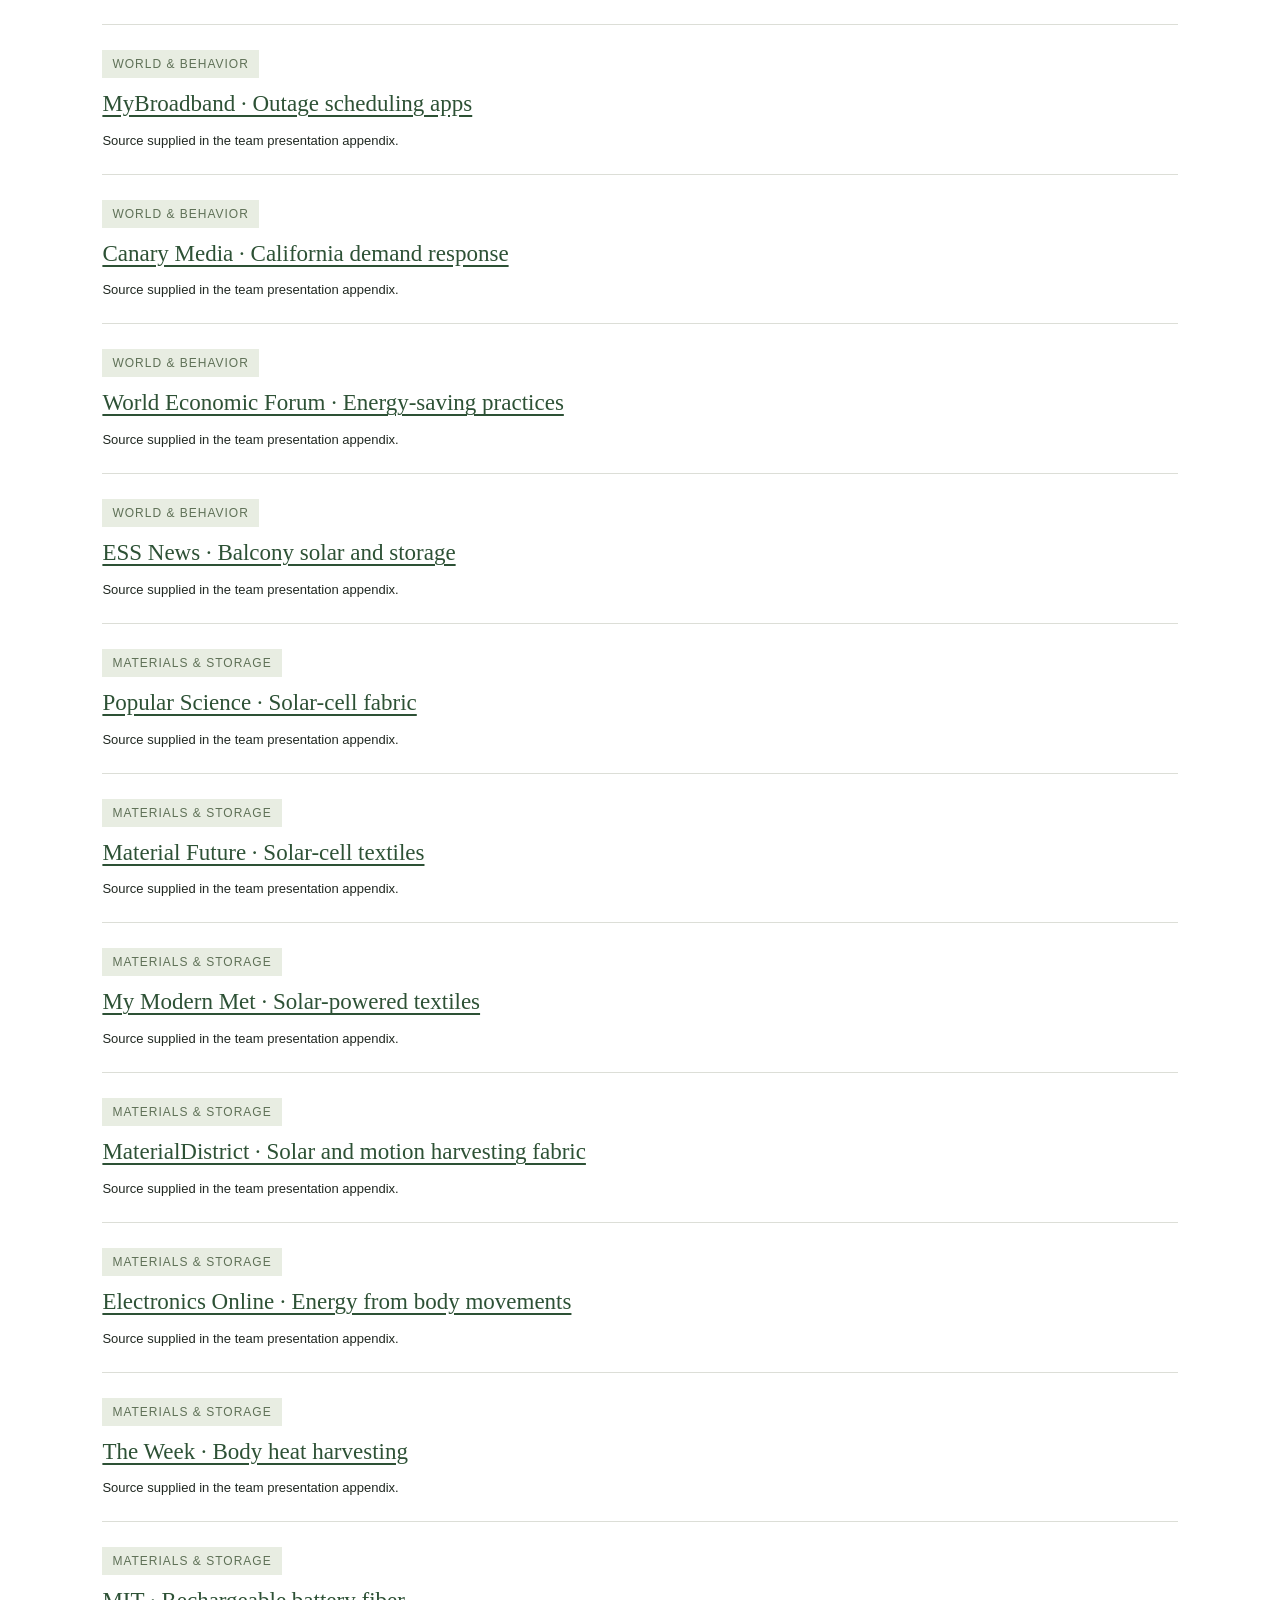
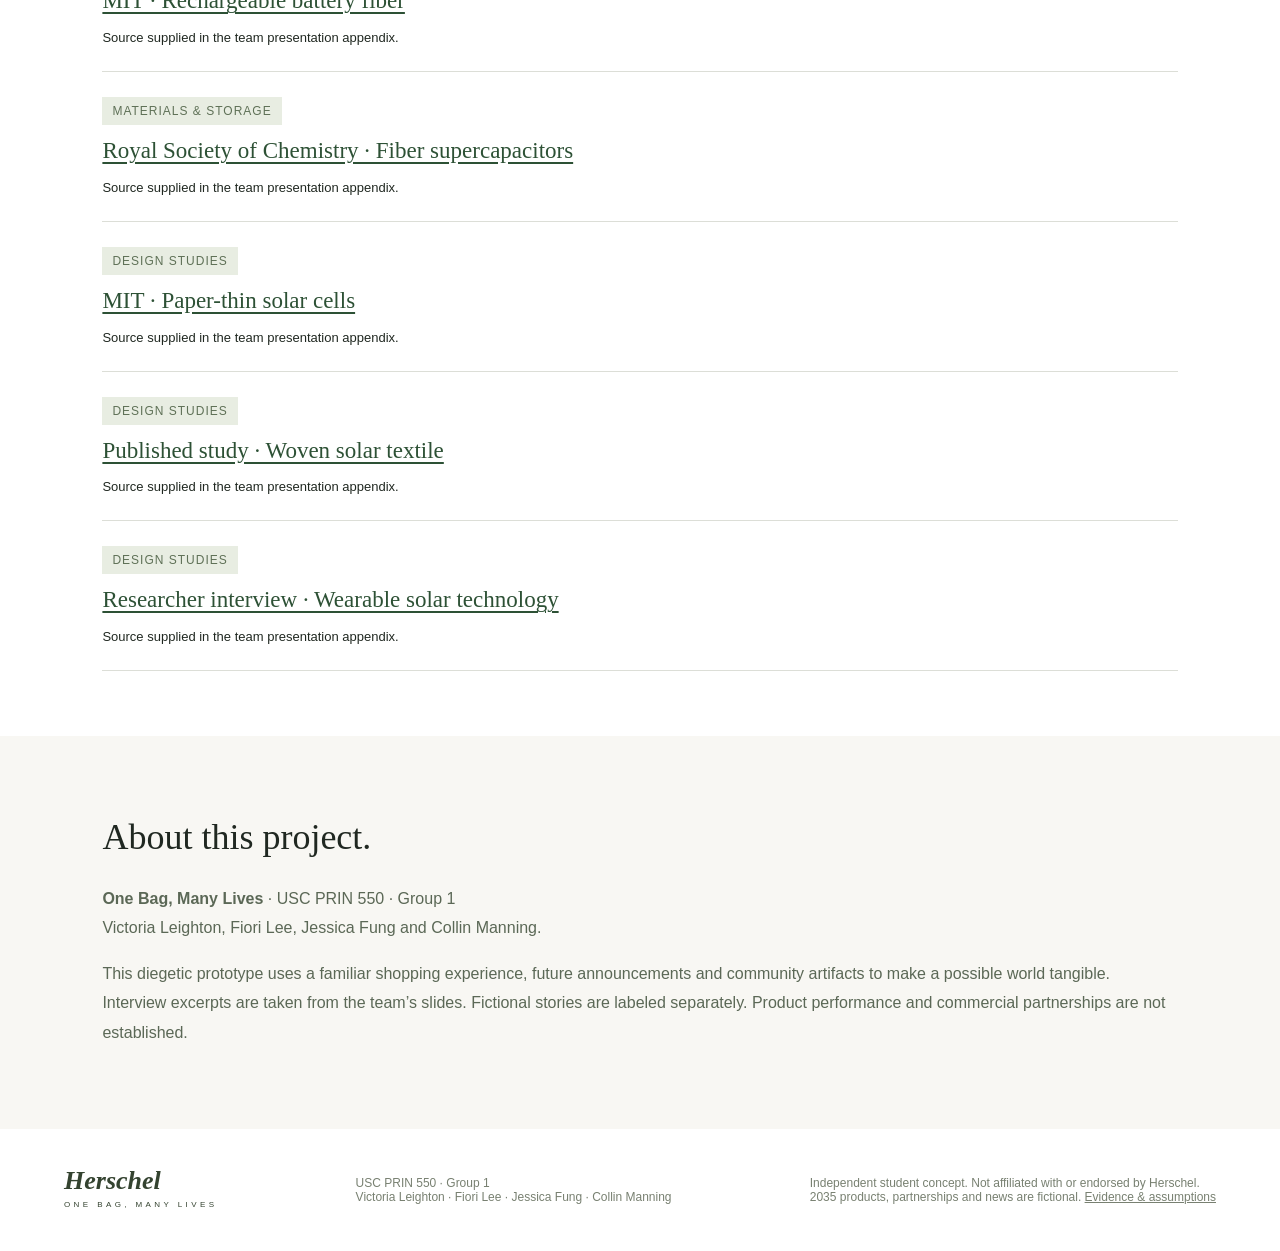
<file: research.html>
<!doctype html><html lang="en"><head><meta charset="utf-8"><meta name="viewport" content="width=device-width, initial-scale=1"><title>Research & Assumptions | One Bag, Many Lives</title><meta name="description" content="A student exploration of backpacks, portable energy and life in 2035."><link rel="stylesheet" href="assets/site.css"></head><body><div class="announcement">ONE BAG, MANY LIVES · A SPECULATIVE HERSCHEL WORLD / 2035</div><header class="header"><a class="logo" href="index.html">Herschel<span>SUPPLY COMPANY</span></a><nav class="nav" aria-label="Main navigation"><a href="index.html">Energy Backpacks</a><a href="about.html">Our World</a><a href="press.html">Newsroom</a><a href="community.html">Field Notes</a><a href="care.html">Care & Repair</a><a href="research.html" aria-current="page">Research</a></nav><span class="concept-pill">STUDENT CONCEPT</span></header><main><section class="hero-page"><div class="eyebrow">Research / Evidence & assumptions</div><h1>A future grounded<br>in present signals.</h1><p class="lede">The appendix behind the experience. Separate observed changes, experimental materials and the assumptions we introduced to build our 2035 world.</p></section><section class="page-content"><div class="grid-three"><div class="panel"><span class="tag">EVIDENCE</span><h3>What exists.</h3><p>Published outage data, device dependence, preparedness advice and demonstrations of energy harvesting materials.</p></div><div class="panel"><span class="tag fiction">SCENARIO</span><h3>What we imagine.</h3><p>Recurring restricted charging periods, informal reserve trading and a new Herschel energy category in 2035.</p></div><div class="panel"><span class="tag">TO VALIDATE</span><h3>What remains open.</h3><p>Usable daily energy, weight, comfort, safety, durability, repair cost and whether people want this trade-off.</p></div></div><h2>Three layers. Different jobs.</h2><div class="table-wrap"><table class="comparison"><thead><tr><th>Layer</th><th>Role in the concept</th><th>Research boundary</th></tr></thead><tbody><tr><td>Paper-thin solar film</td><td>MIT-inspired exterior energy collection</td><td>Fabric-mounted cells showed high power per mass; protection and integration still matter.</td></tr><tr><td>Solar yarn</td><td>Explore collecting light within the fabric</td><td>Nottingham Trent prototype reported about 400 mW. It does not establish full backpack output.</td></tr><tr><td>Energy storage</td><td>Removable reserve initially; battery lining as a future research direction</td><td>MIT battery fibers store energy. They do not generate it, and a complete battery lining is unvalidated.</td></tr><tr><td>Kinetic & thermal research</td><td>Explore motion and temperature differences as other inputs</td><td>Not selected as proven phone charging systems. Energy output, comfort and gradients need testing.</td></tr></tbody></table></div><div class="research-callout"><strong>Power is not energy.</strong> A 0.4 W prototype operating at constant output for five hours produces 2 Wh before losses. This is a simple calculation, not a backpack performance claim. Sunlight, orientation, exposed area and charging electronics all affect actual results.</div><h2 id="world">The source collection.</h2><p>These links come from the team’s presentation appendix. They include primary research and secondary reporting. Some linked pages describe early prototypes or policies that may change. No source alone proves inevitable permanent power scarcity.</p><div class="filters" aria-label="Filter research"><button class="active" data-filter="all" aria-pressed="true">All sources</button><button data-filter="world" aria-pressed="false">World & behavior</button><button data-filter="materials" aria-pressed="false">Materials & storage</button><button data-filter="studies" aria-pressed="false">Design studies</button></div><div id="sources"><article class="source-item" data-category="world"><span class="tag">World & behavior</span><h3><a href="https://www.pewresearch.org/internet/fact-sheet/mobile/" target="_blank" rel="noopener">Pew Research Center · Mobile device ownership</a></h3><small>Source supplied in the team presentation appendix.</small></article><article class="source-item" data-category="world"><span class="tag">World & behavior</span><h3><a href="https://www.eia.gov/todayinenergy/detail.php?id=66744" target="_blank" rel="noopener">EIA · Electricity interruptions in 2024</a></h3><small>Source supplied in the team presentation appendix.</small></article><article class="source-item" data-category="world"><span class="tag">World & behavior</span><h3><a href="https://www.who.int/news/item/24-06-2026-655-million-people-still-living-without-electricity-underscore-urgent-need-to-deliver-on-universal-energy-access-target" target="_blank" rel="noopener">WHO / Tracking SDG 7 · Electricity access update</a></h3><small>Source supplied in the team presentation appendix.</small></article><article class="source-item" data-category="world"><span class="tag">World & behavior</span><h3><a href="https://www.climatecentral.org/report/weather-related-power-outages-rising" target="_blank" rel="noopener">Climate Central · Weather-related outages</a></h3><small>Source supplied in the team presentation appendix.</small></article><article class="source-item" data-category="world"><span class="tag">World & behavior</span><h3><a href="https://www.aljazeera.com/news/2025/4/29/what-we-know-about-power-outage-in-spain-portugal" target="_blank" rel="noopener">Al Jazeera · Spain and Portugal blackout</a></h3><small>Source supplied in the team presentation appendix.</small></article><article class="source-item" data-category="world"><span class="tag">World & behavior</span><h3><a href="https://www.engineeringnews.co.za/article/graphics-confirm-2023-as-loadsheddings-annus-horribilis-2023-11-27" target="_blank" rel="noopener">Engineering News · South African load shedding</a></h3><small>Source supplied in the team presentation appendix.</small></article><article class="source-item" data-category="world"><span class="tag">World & behavior</span><h3><a href="https://www.pewresearch.org/internet/fact-sheet/internet-broadband/" target="_blank" rel="noopener">Pew Research Center · Internet and broadband use</a></h3><small>Source supplied in the team presentation appendix.</small></article><article class="source-item" data-category="world"><span class="tag">World & behavior</span><h3><a href="https://www.nps.gov/articles/10essentials.htm" target="_blank" rel="noopener">National Park Service · Ten Essentials</a></h3><small>Source supplied in the team presentation appendix.</small></article><article class="source-item" data-category="world"><span class="tag">World & behavior</span><h3><a href="https://pirg.org/updates/southwest-airliness-new-policy-allows-only-one-portable-phone-charger/" target="_blank" rel="noopener">PIRG · Portable charger travel policy</a></h3><small>Source supplied in the team presentation appendix.</small></article><article class="source-item" data-category="world"><span class="tag">World & behavior</span><h3><a href="https://mybroadband.co.za/news/energy/385802-eskomsepush-hits-2-million-users-amid-confusing-load-shedding-changes.html" target="_blank" rel="noopener">MyBroadband · Outage scheduling apps</a></h3><small>Source supplied in the team presentation appendix.</small></article><article class="source-item" data-category="world"><span class="tag">World & behavior</span><h3><a href="https://www.canarymedia.com/articles/grid-edge/californians-saved-the-grid-again-they-should-be-paid-more-for-it" target="_blank" rel="noopener">Canary Media · California demand response</a></h3><small>Source supplied in the team presentation appendix.</small></article><article class="source-item" data-category="world"><span class="tag">World & behavior</span><h3><a href="https://www.weforum.org/stories/energy-transition/japan-energy-saving-model-europe" target="_blank" rel="noopener">World Economic Forum · Energy-saving practices</a></h3><small>Source supplied in the team presentation appendix.</small></article><article class="source-item" data-category="world"><span class="tag">World & behavior</span><h3><a href="https://www.ess-news.com/2025/06/13/ecoflow-reports-storage-surge-as-germany-reaches-1-million-balcony-power-systems-registered/" target="_blank" rel="noopener">ESS News · Balcony solar and storage</a></h3><small>Source supplied in the team presentation appendix.</small></article><article class="source-item" data-category="materials"><span class="tag">Materials & storage</span><h3><a href="https://www.popsci.com/technology/solar-cell-fabric/" target="_blank" rel="noopener">Popular Science · Solar-cell fabric</a></h3><small>Source supplied in the team presentation appendix.</small></article><article class="source-item" data-category="materials"><span class="tag">Materials & storage</span><h3><a href="https://www.materialfuture.com/solar-cell-fabric-when-your-clothes-become-power-generators/" target="_blank" rel="noopener">Material Future · Solar-cell textiles</a></h3><small>Source supplied in the team presentation appendix.</small></article><article class="source-item" data-category="materials"><span class="tag">Materials & storage</span><h3><a href="https://mymodernmet.com/solar-powered-textile" target="_blank" rel="noopener">My Modern Met · Solar-powered textiles</a></h3><small>Source supplied in the team presentation appendix.</small></article><article class="source-item" data-category="materials"><span class="tag">Materials & storage</span><h3><a href="https://materialdistrict.com/article/solar-wind-energy-generated-fabric/" target="_blank" rel="noopener">MaterialDistrict · Solar and motion harvesting fabric</a></h3><small>Source supplied in the team presentation appendix.</small></article><article class="source-item" data-category="materials"><span class="tag">Materials & storage</span><h3><a href="https://www.electronicsonline.net.au/content/power/news/wearable-material-captures-energy-from-body-movements-618199488" target="_blank" rel="noopener">Electronics Online · Energy from body movements</a></h3><small>Source supplied in the team presentation appendix.</small></article><article class="source-item" data-category="materials"><span class="tag">Materials & storage</span><h3><a href="https://www.theweek.in/news/sci-tech/2019/01/23/Smart-clothes-harvest-power-from-human-body-heat.html" target="_blank" rel="noopener">The Week · Body heat harvesting</a></h3><small>Source supplied in the team presentation appendix.</small></article><article class="source-item" data-category="materials"><span class="tag">Materials & storage</span><h3><a href="https://news.mit.edu/2021/fiber-battery-longest-1220" target="_blank" rel="noopener">MIT · Rechargeable battery fiber</a></h3><small>Source supplied in the team presentation appendix.</small></article><article class="source-item" data-category="materials"><span class="tag">Materials & storage</span><h3><a href="https://pubs.rsc.org/ta/article/14/24/14670/1241142/Asymmetric-fibre-supercapacitors-for-sustainable" target="_blank" rel="noopener">Royal Society of Chemistry · Fiber supercapacitors</a></h3><small>Source supplied in the team presentation appendix.</small></article><article class="source-item" data-category="studies"><span class="tag">Design studies</span><h3><a href="https://climate.mit.edu/posts/paper-thin-solar-cell-can-turn-any-surface-power-source" target="_blank" rel="noopener">MIT · Paper-thin solar cells</a></h3><small>Source supplied in the team presentation appendix.</small></article><article class="source-item" data-category="studies"><span class="tag">Design studies</span><h3><a href="https://www.ncbi.nlm.nih.gov/pmc/articles/PMC10254590/" target="_blank" rel="noopener">Published study · Woven solar textile</a></h3><small>Source supplied in the team presentation appendix.</small></article><article class="source-item" data-category="studies"><span class="tag">Design studies</span><h3><a href="https://www.aa.com.tr/en/energy/solar/wearable-solar-technologies-offer-promise-for-meeting-personal-energy-needs/60232" target="_blank" rel="noopener">Researcher interview · Wearable solar technology</a></h3><small>Source supplied in the team presentation appendix.</small></article></div></section><section class="page-content" style="background:var(--paper)"><h2>About this project.</h2><p><strong>One Bag, Many Lives</strong> · USC PRIN 550 · Group 1<br>Victoria Leighton, Fiori Lee, Jessica Fung and Collin Manning.</p><p>This diegetic prototype uses a familiar shopping experience, future announcements and community artifacts to make a possible world tangible. Interview excerpts are taken from the team’s slides. Fictional stories are labeled separately. Product performance and commercial partnerships are not established.</p></section></main><footer class="footer"><div class="logo">Herschel<span>ONE BAG, MANY LIVES</span></div><p>USC PRIN 550 · Group 1<br>Victoria Leighton · Fiori Lee · Jessica Fung · Collin Manning</p><p>Independent student concept. Not affiliated with or endorsed by Herschel.<br>2035 products, partnerships and news are fictional. <a href="research.html">Evidence & assumptions</a></p></footer><script>document.querySelectorAll('[data-filter]').forEach(b=>b.onclick=()=>{document.querySelectorAll('[data-filter]').forEach(x=>{x.classList.toggle('active',x===b);x.setAttribute('aria-pressed',String(x===b))});document.querySelectorAll('[data-category]').forEach(x=>x.hidden=b.dataset.filter!=='all'&&x.dataset.category!==b.dataset.filter);});</script></body></html>
</file>
<file: assets/site.css>
:root{--ink:#202821;--green:#344b39;--paper:#f8f7f3;--line:#dcded7}*{box-sizing:border-box}html{scroll-behavior:smooth;scroll-padding-top:90px}body{margin:0;color:var(--ink);background:#fff;font-family:Arial,Helvetica,sans-serif;font-size:14px}button,a{ -webkit-tap-highlight-color:transparent}button{font:inherit;cursor:pointer}a{color:inherit}button:focus-visible,a:focus-visible,input:focus-visible{outline:3px solid #9d6e38;outline-offset:4px}.announcement{padding:11px;text-align:center;background:var(--green);color:white;font-size:10px;letter-spacing:1.5px;text-transform:uppercase}.header{height:91px;display:flex;align-items:center;justify-content:space-between;padding:0 5%;border-bottom:1px solid var(--line)}.logo{font-family:Georgia,serif;font-style:italic;font-size:37px;font-weight:bold;text-decoration:none;line-height:.85}.logo span{display:block;font:8px Arial;text-align:center;letter-spacing:3.4px;margin-top:8px}.nav{display:flex;gap:30px}.nav a{text-decoration:none;font-size:12px}.concept-pill{font-size:10px;border:1px solid #b9bfb6;padding:9px 13px;border-radius:20px;letter-spacing:1px}.breadcrumb{padding:25px 5%;color:#72766f;font-size:11px}.product{display:grid;grid-template-columns:1.15fr 1fr;gap:6%;padding:0 5% 70px}.gallery{position:relative}.photo{background:#f2f1ec;position:relative;overflow:hidden;aspect-ratio:1 / 1.05;display:flex;align-items:center;justify-content:center}.photo img{width:100%;height:100%;object-fit:contain;transition:transform .6s,filter .6s}.photo img.detail{transform:scale(1.8);transform-origin:50% 30%}.photo img.black{filter:grayscale(1) brightness(.72)}.photo img.sand{filter:sepia(.65) saturate(.65) brightness(1.12)}.image-tag{position:absolute;top:22px;left:22px;background:#ffffffdb;padding:9px 12px;font-size:9px;letter-spacing:1.3px}.image-caption{position:absolute;bottom:16px;left:20px;font-size:10px;color:#5f675c}.gallery-controls{display:flex;gap:10px;margin-top:12px}.gallery-controls button{background:#f4f4f0;border:1px solid transparent;padding:12px 20px;color:#62695e;font-size:11px}.gallery-controls button.active{border-color:var(--green);color:var(--ink)}.product-info{padding:20px 0;max-width:490px}.eyebrow{font-size:10px;letter-spacing:2px;text-transform:uppercase;color:#64715e}.product-info h1{font-family:Georgia,serif;font-weight:400;font-size:48px;letter-spacing:-1.7px;line-height:1.08;margin:17px 0 14px}.subtitle{color:#687063;font-size:13px}.price{font-size:20px;margin:25px 0 6px}.small{font-size:10px;color:#72796e}.intro{line-height:1.8;font-size:14px;margin:27px 0}.label{font-size:11px;margin:25px 0 12px}.swatches{display:flex;gap:10px}.swatch{width:31px;height:31px;border-radius:50%;border:3px solid white;outline:1px solid #ddd}.swatch[aria-pressed=true]{outline:1.5px solid #263d2c}.swatch:nth-child(1){background:#344b39}.swatch:nth-child(2){background:#353535}.swatch:nth-child(3){background:#c4b49a}.size{border:1px solid var(--line);padding:14px;display:flex;justify-content:space-between;margin:24px 0 16px;font-size:11px}.cta{width:100%;border:0;color:white;background:var(--green);padding:18px;letter-spacing:.5px}.cta:hover{background:#203e28}.inline-link{display:block;text-align:center;margin:15px;font-size:11px}.benefits{display:grid;grid-template-columns:repeat(3,1fr);gap:10px;margin-top:25px;padding:20px 0;border-top:1px solid var(--line);border-bottom:1px solid var(--line);text-align:center;font-size:10px;line-height:1.5}.benefits span{display:block;font-size:22px;margin-bottom:8px}.note{font-size:10px;line-height:1.7;color:#72796e;margin-top:18px}.section-nav{display:flex;justify-content:center;gap:40px;border-top:1px solid var(--line);border-bottom:1px solid var(--line);padding:22px;font-size:11px}.section-nav a{text-decoration:none}.story{background:var(--paper);padding:85px 8%;display:grid;grid-template-columns:1fr 1fr;gap:10%;align-items:center}.story h2,.technology h2,.research h2{font:42px/1.12 Georgia,serif;letter-spacing:-1px;margin:18px 0 25px}.story p{font-size:14px;line-height:1.9;color:#65705f;max-width:430px}.woven{height:320px;background:repeating-linear-gradient(0deg,transparent 0 3px,#506046 3px 5px),repeating-linear-gradient(90deg,#273728 0 3px,#5f7051 3px 5px);position:relative;box-shadow:inset 0 0 90px #182b1e88;display:flex;align-items:end;padding:28px;color:white}.woven span{font-size:11px;letter-spacing:2px}.woven:before{content:'☀';position:absolute;top:30px;left:30px;font-size:40px;color:#e9d7a4}.technology{padding:85px 8%}.steps{display:grid;grid-template-columns:repeat(3,1fr);gap:45px;margin-top:45px}.step-number{border-top:1px solid #a8b39f;padding-top:20px;color:#73856a;font:16px Georgia}.steps h3{font:24px Georgia}.steps p{color:#6b7367;font-size:13px;line-height:1.85}.specs{padding:20px 8% 75px;display:grid;grid-template-columns:1fr 1fr;gap:8%}.specs h2{font:30px Georgia}.specs details{border-bottom:1px solid var(--line);padding:21px 0}.specs summary{cursor:pointer;font-size:13px}.specs details p,.specs li{font-size:12px;line-height:1.9;color:#626e5b}.calculator{background:var(--paper);padding:30px;align-self:start}.calculator h3{font:25px Georgia;margin-top:0}.calculator p{font-size:12px;line-height:1.8;color:#66715f}.calculator input{width:100%;accent-color:var(--green);margin:20px 0}.energy{font:38px Georgia}.research{padding:70px 8%;background:#ebeee7}.research-grid{display:grid;grid-template-columns:repeat(3,1fr);gap:30px}.research a{font:18px Georgia;text-underline-offset:5px}.research p{font-size:12px;line-height:1.8;color:#65715e}.footer{padding:35px 5%;display:flex;justify-content:space-between;align-items:center;font-size:10px;color:#788071}.footer .logo{font-size:26px;color:#344330}dialog{border:0;padding:35px;max-width:450px;width:90%;box-shadow:0 20px 100px #0003}dialog::backdrop{background:#17251988}dialog h2{font:29px Georgia}dialog p{line-height:1.8;color:#68715f}dialog button{margin-top:15px} @media(max-width:750px){.header{height:76px}.logo{font-size:29px}.nav{display:none}.concept-pill{font-size:8px}.product{grid-template-columns:1fr;gap:10px}.product-info{max-width:none}.product-info h1{font-size:40px}.photo{aspect-ratio:1.05}.story{grid-template-columns:1fr;gap:30px;padding:55px 6%}.story h2,.technology h2,.research h2{font-size:33px}.technology,.research{padding:55px 6%}.steps,.research-grid,.specs{grid-template-columns:1fr;gap:20px}.section-nav{gap:20px}.specs{padding:0 6% 55px}.woven{height:240px}.footer{gap:30px;line-height:1.8}.gallery-controls button{flex:1;padding:12px 8px}}

body{font-size:16px}.announcement{font-size:12px}.nav{gap:22px}.nav a{font-size:14px}.header{height:auto;min-height:100px;gap:25px;flex-wrap:wrap;padding-top:24px;padding-bottom:24px}.concept-pill{font-size:12px}.eyebrow{font-size:12px}.small,.note,.image-caption{font-size:12px}.label,.size,.inline-link,.benefits,.gallery-controls button,.section-nav{font-size:14px}.subtitle,.steps p,.story p,.specs details p,.specs li,.calculator p,.research p{font-size:16px}.footer{font-size:12px}.hero-page{background:var(--paper);padding:75px 8% 65px}.hero-page h1{font:clamp(42px,6vw,76px)/1.04 Georgia,serif;letter-spacing:-2px;max-width:950px;margin:24px 0}.hero-page .lede{font-size:19px;line-height:1.7;max-width:760px;color:#5c6957}.page-content{padding:65px 8%;max-width:1500px;margin:auto}.page-content h2{font:36px/1.15 Georgia;margin:16px 0 25px}.page-content h3{font:25px/1.25 Georgia}.page-content p{line-height:1.85;color:#5b6856}.grid-two{display:grid;grid-template-columns:1fr 1fr;gap:45px}.grid-three{display:grid;grid-template-columns:repeat(3,1fr);gap:30px}.panel{padding:32px;background:var(--paper);border:1px solid var(--line)}.panel h3{margin-top:15px}.band{background:var(--green);color:white;padding:65px 8%}.band h2{font:42px/1.15 Georgia;max-width:850px}.band p{max-width:780px;line-height:1.8;color:#e4e9df}.tag{font-size:12px;text-transform:uppercase;letter-spacing:1px;color:#5f7157;display:inline-block;padding:7px 10px;background:#e8ede2}.tag.fiction{background:#eee4d1;color:#735522}.timeline{border-left:1px solid #a8b49e;margin:35px 0 15px 12px;padding-left:35px}.event{position:relative;margin:0 0 40px;padding:0 0 20px;border-bottom:1px solid var(--line)}.event:before{content:'';position:absolute;width:9px;height:9px;border-radius:50%;background:var(--green);left:-40px;top:8px}.event strong{font:25px Georgia;display:block;margin-bottom:10px}.event p{max-width:850px}.text-link{text-underline-offset:5px}.press-card{border-top:1px solid #a9b69e;padding:28px 0}.press-card h2{font-size:32px}.press-card summary{cursor:pointer;font-size:16px;color:var(--green);padding:15px 0}.article-body{max-width:780px}.date{font-size:13px;color:#6c7565;margin:15px 0}.quote{font:27px/1.5 Georgia!important;color:#344b39!important;border-left:3px solid #acb69f;padding-left:25px}.filters,.type-buttons{display:flex;gap:10px;flex-wrap:wrap;margin:25px 0}.filters button,.type-buttons button{border:1px solid #a9b59f;background:white;padding:11px 20px}.filters button.active,.type-buttons button.active{background:var(--green);color:white}.source-item{padding:25px 0;border-bottom:1px solid var(--line)}.source-item h3{font-size:23px;margin:12px 0}.source-item p{margin:10px 0}.source-item a{color:#2d5135;text-underline-offset:4px}.source-item small{font-size:13px}.comparison{width:100%;border-collapse:collapse;margin:30px 0}.comparison th,.comparison td{text-align:left;vertical-align:top;padding:18px;border-bottom:1px solid var(--line);line-height:1.6}.comparison th{background:var(--paper)}.community-post{border:1px solid var(--line);padding:30px;margin:22px 0}.community-post .meta{font-size:13px;color:#718068}.community-post h3{margin:15px 0}.votes{background:#f0f2eb;border:0;padding:9px 14px;color:var(--green)}.disclosure{padding:20px;background:#f3ede0;color:#695837;font-size:14px;line-height:1.7;margin:25px 0}.research-callout{background:#edf1e7;padding:25px;margin:25px 0;line-height:1.8}.day{display:grid;grid-template-columns:100px 1fr;gap:22px;border-bottom:1px solid var(--line);padding:23px 0}.day strong{font:23px Georgia}.day p{margin:0}.mobile-menu{display:none}.product-info{max-width:550px}.nav a[aria-current=page]{border-bottom:1px solid;padding-bottom:6px}.breadcrumb{font-size:13px}.research-grid{gap:35px}.research a{font-size:21px}.calculator label{font-size:14px}.footer{gap:25px}.steps{gap:35px}.repair-form select{width:100%;padding:15px;font:inherit;border:1px solid #aab49f;background:white;margin:15px 0}.repair-result{padding:18px;background:#e5ebdd;line-height:1.8}.specs summary{font-size:16px}.page-content details{margin:20px 0;border-bottom:1px solid var(--line);padding-bottom:15px}.page-content details summary{cursor:pointer}.step-number{font-size:14px}.hero-page a{display:inline-block;margin-top:15px}.wide-link{display:inline-block;padding:14px 23px;background:var(--green);color:white;text-decoration:none}.photo img{object-fit:contain}.product-info h1{font-size:46px}.type-note{font-size:14px;line-height:1.7;color:#607058}.table-wrap{overflow:auto}
@media(max-width:850px){.header{padding:22px 6%}.nav{display:flex;order:3;width:100%;overflow:auto;gap:20px;padding:15px 0 0;white-space:nowrap}.grid-two,.grid-three{grid-template-columns:1fr;gap:25px}.hero-page,.page-content{padding:45px 6%}.hero-page h1{font-size:45px}.concept-pill{font-size:10px}.band{padding:45px 6%}.band h2{font-size:34px}.product-info h1{font-size:39px}.day{grid-template-columns:1fr;gap:10px}.comparison td,.comparison th{padding:12px;min-width:160px}.footer{flex-wrap:wrap}.research-grid{grid-template-columns:1fr}.nav a{font-size:14px}.hero-page .lede{font-size:17px}}
</file>
